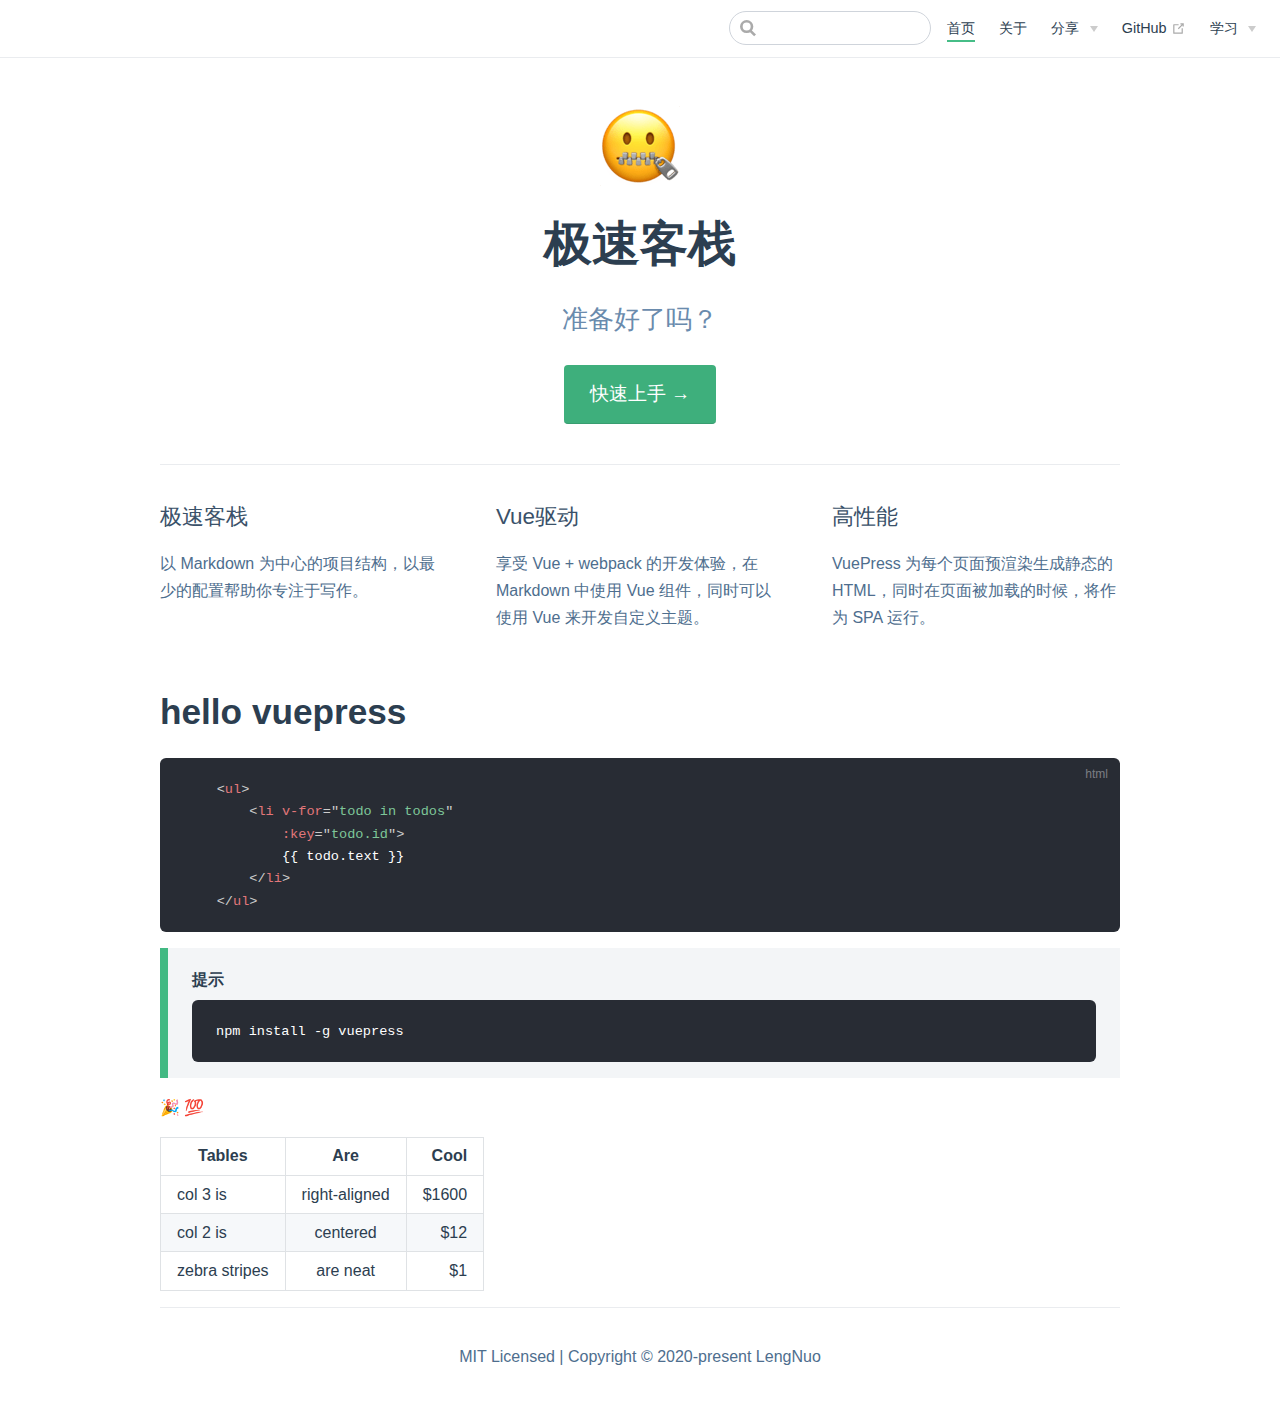
<file: index.html>
<!DOCTYPE html>
<html lang="en-US">
  <head>
    <meta charset="utf-8">
    <meta name="viewport" content="width=device-width,initial-scale=1">
    <title>VuePress</title>
    <meta name="generator" content="VuePress 1.5.4">
    <link rel="icon" href="/title.ico">
    <meta name="description" content="">
    <link rel="preload" href="/assets/css/0.styles.a5e88227.css" as="style"><link rel="preload" href="/assets/js/app.8ffecde8.js" as="script"><link rel="preload" href="/assets/js/2.f2b6a64f.js" as="script"><link rel="preload" href="/assets/js/5.1ecd0d80.js" as="script"><link rel="prefetch" href="/assets/js/10.9aabbe2e.js"><link rel="prefetch" href="/assets/js/11.86a552c9.js"><link rel="prefetch" href="/assets/js/12.c34fd0d4.js"><link rel="prefetch" href="/assets/js/13.4b19d4c4.js"><link rel="prefetch" href="/assets/js/14.e130d6ac.js"><link rel="prefetch" href="/assets/js/15.749f3e13.js"><link rel="prefetch" href="/assets/js/16.0f55b484.js"><link rel="prefetch" href="/assets/js/3.e3105e3c.js"><link rel="prefetch" href="/assets/js/4.e317784c.js"><link rel="prefetch" href="/assets/js/6.20c8d323.js"><link rel="prefetch" href="/assets/js/7.3654c84e.js"><link rel="prefetch" href="/assets/js/8.16ff0242.js"><link rel="prefetch" href="/assets/js/9.c623137c.js">
    <link rel="stylesheet" href="/assets/css/0.styles.a5e88227.css">
  </head>
  <body>
    <div id="app" data-server-rendered="true"><div class="theme-container no-sidebar"><header class="navbar"><div class="sidebar-button"><svg xmlns="http://www.w3.org/2000/svg" aria-hidden="true" role="img" viewBox="0 0 448 512" class="icon"><path fill="currentColor" d="M436 124H12c-6.627 0-12-5.373-12-12V80c0-6.627 5.373-12 12-12h424c6.627 0 12 5.373 12 12v32c0 6.627-5.373 12-12 12zm0 160H12c-6.627 0-12-5.373-12-12v-32c0-6.627 5.373-12 12-12h424c6.627 0 12 5.373 12 12v32c0 6.627-5.373 12-12 12zm0 160H12c-6.627 0-12-5.373-12-12v-32c0-6.627 5.373-12 12-12h424c6.627 0 12 5.373 12 12v32c0 6.627-5.373 12-12 12z"></path></svg></div> <a href="/" aria-current="page" class="home-link router-link-exact-active router-link-active"></a> <div class="links"><div class="search-box"><input aria-label="Search" autocomplete="off" spellcheck="false" value=""> <!----></div> <nav class="nav-links can-hide"><div class="nav-item"><a href="/" aria-current="page" class="nav-link router-link-exact-active router-link-active">
  首页
</a></div><div class="nav-item"><a href="/about.html" class="nav-link">
  关于
</a></div><div class="nav-item"><div class="dropdown-wrapper"><button type="button" aria-label="分享" class="dropdown-title"><span class="title">分享</span> <span class="arrow down"></span></button> <button type="button" aria-label="分享" class="mobile-dropdown-title"><span class="title">分享</span> <span class="arrow right"></span></button> <ul class="nav-dropdown" style="display:none;"><li class="dropdown-item"><!----> <a href="/tip/" class="nav-link">
  技术
</a></li><li class="dropdown-item"><!----> <a href="/enjoy/" class="nav-link">
  每日分享
</a></li></ul></div></div><div class="nav-item"><a href="https://github.com/lengnuo/" target="_blank" rel="noopener noreferrer" class="nav-link external">
  GitHub
  <svg xmlns="http://www.w3.org/2000/svg" aria-hidden="true" x="0px" y="0px" viewBox="0 0 100 100" width="15" height="15" class="icon outbound"><path fill="currentColor" d="M18.8,85.1h56l0,0c2.2,0,4-1.8,4-4v-32h-8v28h-48v-48h28v-8h-32l0,0c-2.2,0-4,1.8-4,4v56C14.8,83.3,16.6,85.1,18.8,85.1z"></path> <polygon fill="currentColor" points="45.7,48.7 51.3,54.3 77.2,28.5 77.2,37.2 85.2,37.2 85.2,14.9 62.8,14.9 62.8,22.9 71.5,22.9"></polygon></svg></a></div><div class="nav-item"><div class="dropdown-wrapper"><button type="button" aria-label="学习" class="dropdown-title"><span class="title">学习</span> <span class="arrow down"></span></button> <button type="button" aria-label="学习" class="mobile-dropdown-title"><span class="title">学习</span> <span class="arrow right"></span></button> <ul class="nav-dropdown" style="display:none;"><li class="dropdown-item"><h4>
          前端
        </h4> <ul class="dropdown-subitem-wrapper"><li class="dropdown-subitem"><a href="/js/" class="nav-link">
  js
</a></li><li class="dropdown-subitem"><a href="/css/" class="nav-link">
  css
</a></li></ul></li><li class="dropdown-item"><h4>
          后端
        </h4> <ul class="dropdown-subitem-wrapper"><li class="dropdown-subitem"><a href="/php/" class="nav-link">
  php
</a></li><li class="dropdown-subitem"><a href="/java/" class="nav-link">
  java
</a></li></ul></li></ul></div></div> <!----></nav></div></header> <div class="sidebar-mask"></div> <aside class="sidebar"><nav class="nav-links"><div class="nav-item"><a href="/" aria-current="page" class="nav-link router-link-exact-active router-link-active">
  首页
</a></div><div class="nav-item"><a href="/about.html" class="nav-link">
  关于
</a></div><div class="nav-item"><div class="dropdown-wrapper"><button type="button" aria-label="分享" class="dropdown-title"><span class="title">分享</span> <span class="arrow down"></span></button> <button type="button" aria-label="分享" class="mobile-dropdown-title"><span class="title">分享</span> <span class="arrow right"></span></button> <ul class="nav-dropdown" style="display:none;"><li class="dropdown-item"><!----> <a href="/tip/" class="nav-link">
  技术
</a></li><li class="dropdown-item"><!----> <a href="/enjoy/" class="nav-link">
  每日分享
</a></li></ul></div></div><div class="nav-item"><a href="https://github.com/lengnuo/" target="_blank" rel="noopener noreferrer" class="nav-link external">
  GitHub
  <svg xmlns="http://www.w3.org/2000/svg" aria-hidden="true" x="0px" y="0px" viewBox="0 0 100 100" width="15" height="15" class="icon outbound"><path fill="currentColor" d="M18.8,85.1h56l0,0c2.2,0,4-1.8,4-4v-32h-8v28h-48v-48h28v-8h-32l0,0c-2.2,0-4,1.8-4,4v56C14.8,83.3,16.6,85.1,18.8,85.1z"></path> <polygon fill="currentColor" points="45.7,48.7 51.3,54.3 77.2,28.5 77.2,37.2 85.2,37.2 85.2,14.9 62.8,14.9 62.8,22.9 71.5,22.9"></polygon></svg></a></div><div class="nav-item"><div class="dropdown-wrapper"><button type="button" aria-label="学习" class="dropdown-title"><span class="title">学习</span> <span class="arrow down"></span></button> <button type="button" aria-label="学习" class="mobile-dropdown-title"><span class="title">学习</span> <span class="arrow right"></span></button> <ul class="nav-dropdown" style="display:none;"><li class="dropdown-item"><h4>
          前端
        </h4> <ul class="dropdown-subitem-wrapper"><li class="dropdown-subitem"><a href="/js/" class="nav-link">
  js
</a></li><li class="dropdown-subitem"><a href="/css/" class="nav-link">
  css
</a></li></ul></li><li class="dropdown-item"><h4>
          后端
        </h4> <ul class="dropdown-subitem-wrapper"><li class="dropdown-subitem"><a href="/php/" class="nav-link">
  php
</a></li><li class="dropdown-subitem"><a href="/java/" class="nav-link">
  java
</a></li></ul></li></ul></div></div> <!----></nav>  <!----> </aside> <main aria-labelledby="main-title" class="home"><header class="hero"><img src="/icon.png" alt="hero"> <h1 id="main-title">
      极速客栈
    </h1> <p class="description">
      准备好了吗？
    </p> <p class="action"><a href="/nav/" class="nav-link action-button">
  快速上手 →
</a></p></header> <div class="features"><div class="feature"><h2>极速客栈</h2> <p>以 Markdown 为中心的项目结构，以最少的配置帮助你专注于写作。</p></div><div class="feature"><h2>Vue驱动</h2> <p>享受 Vue + webpack 的开发体验，在 Markdown 中使用 Vue 组件，同时可以使用 Vue 来开发自定义主题。</p></div><div class="feature"><h2>高性能</h2> <p>VuePress 为每个页面预渲染生成静态的 HTML，同时在页面被加载的时候，将作为 SPA 运行。</p></div></div> <div class="theme-default-content custom content__default"><h1 id="hello-vuepress"><a href="#hello-vuepress" class="header-anchor">#</a> hello vuepress</h1> <div class="language-html extra-class"><pre class="language-html"><code>    <span class="token tag"><span class="token tag"><span class="token punctuation">&lt;</span>ul</span><span class="token punctuation">&gt;</span></span>
        <span class="token tag"><span class="token tag"><span class="token punctuation">&lt;</span>li</span> <span class="token attr-name">v-for</span><span class="token attr-value"><span class="token punctuation attr-equals">=</span><span class="token punctuation">&quot;</span>todo in todos<span class="token punctuation">&quot;</span></span>
            <span class="token attr-name">:key</span><span class="token attr-value"><span class="token punctuation attr-equals">=</span><span class="token punctuation">&quot;</span>todo.id<span class="token punctuation">&quot;</span></span><span class="token punctuation">&gt;</span></span>
            {{ todo.text }}
        <span class="token tag"><span class="token tag"><span class="token punctuation">&lt;/</span>li</span><span class="token punctuation">&gt;</span></span>
    <span class="token tag"><span class="token tag"><span class="token punctuation">&lt;/</span>ul</span><span class="token punctuation">&gt;</span></span>
</code></pre></div><div class="custom-block tip"><p class="custom-block-title">提示</p> <div class="language- extra-class"><pre><code>npm install -g vuepress
</code></pre></div></div> <p>🎉 💯</p> <table><thead><tr><th>Tables</th> <th style="text-align:center;">Are</th> <th style="text-align:right;">Cool</th></tr></thead> <tbody><tr><td>col 3 is</td> <td style="text-align:center;">right-aligned</td> <td style="text-align:right;">$1600</td></tr> <tr><td>col 2 is</td> <td style="text-align:center;">centered</td> <td style="text-align:right;">$12</td></tr> <tr><td>zebra stripes</td> <td style="text-align:center;">are neat</td> <td style="text-align:right;">$1</td></tr></tbody></table></div> <div class="footer">
    MIT Licensed | Copyright © 2020-present LengNuo
  </div></main></div><div class="global-ui"></div></div>
    <script src="/assets/js/app.8ffecde8.js" defer></script><script src="/assets/js/2.f2b6a64f.js" defer></script><script src="/assets/js/5.1ecd0d80.js" defer></script>
  </body>
</html>
</file>
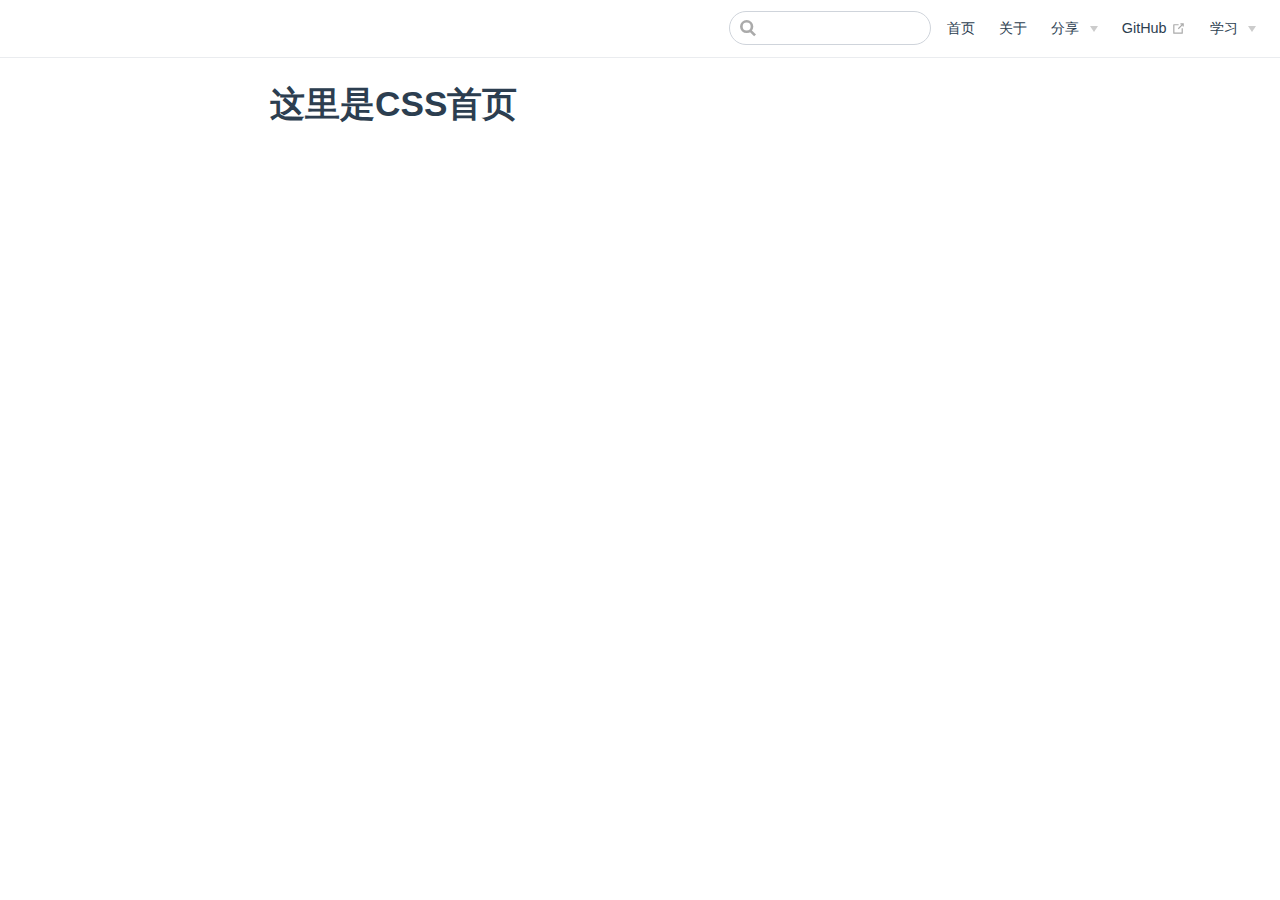
<file: css/index.html>
<!DOCTYPE html>
<html lang="en-US">
  <head>
    <meta charset="utf-8">
    <meta name="viewport" content="width=device-width,initial-scale=1">
    <title>这里是CSS首页</title>
    <meta name="generator" content="VuePress 1.5.4">
    <link rel="icon" href="/title.ico">
    <meta name="description" content="">
    <link rel="preload" href="/assets/css/0.styles.a5e88227.css" as="style"><link rel="preload" href="/assets/js/app.8ffecde8.js" as="script"><link rel="preload" href="/assets/js/2.f2b6a64f.js" as="script"><link rel="preload" href="/assets/js/7.3654c84e.js" as="script"><link rel="prefetch" href="/assets/js/10.9aabbe2e.js"><link rel="prefetch" href="/assets/js/11.86a552c9.js"><link rel="prefetch" href="/assets/js/12.c34fd0d4.js"><link rel="prefetch" href="/assets/js/13.4b19d4c4.js"><link rel="prefetch" href="/assets/js/14.e130d6ac.js"><link rel="prefetch" href="/assets/js/15.749f3e13.js"><link rel="prefetch" href="/assets/js/16.0f55b484.js"><link rel="prefetch" href="/assets/js/3.e3105e3c.js"><link rel="prefetch" href="/assets/js/4.e317784c.js"><link rel="prefetch" href="/assets/js/5.1ecd0d80.js"><link rel="prefetch" href="/assets/js/6.20c8d323.js"><link rel="prefetch" href="/assets/js/8.16ff0242.js"><link rel="prefetch" href="/assets/js/9.c623137c.js">
    <link rel="stylesheet" href="/assets/css/0.styles.a5e88227.css">
  </head>
  <body>
    <div id="app" data-server-rendered="true"><div class="theme-container no-sidebar"><header class="navbar"><div class="sidebar-button"><svg xmlns="http://www.w3.org/2000/svg" aria-hidden="true" role="img" viewBox="0 0 448 512" class="icon"><path fill="currentColor" d="M436 124H12c-6.627 0-12-5.373-12-12V80c0-6.627 5.373-12 12-12h424c6.627 0 12 5.373 12 12v32c0 6.627-5.373 12-12 12zm0 160H12c-6.627 0-12-5.373-12-12v-32c0-6.627 5.373-12 12-12h424c6.627 0 12 5.373 12 12v32c0 6.627-5.373 12-12 12zm0 160H12c-6.627 0-12-5.373-12-12v-32c0-6.627 5.373-12 12-12h424c6.627 0 12 5.373 12 12v32c0 6.627-5.373 12-12 12z"></path></svg></div> <a href="/" class="home-link router-link-active"></a> <div class="links"><div class="search-box"><input aria-label="Search" autocomplete="off" spellcheck="false" value=""> <!----></div> <nav class="nav-links can-hide"><div class="nav-item"><a href="/" class="nav-link">
  首页
</a></div><div class="nav-item"><a href="/about.html" class="nav-link">
  关于
</a></div><div class="nav-item"><div class="dropdown-wrapper"><button type="button" aria-label="分享" class="dropdown-title"><span class="title">分享</span> <span class="arrow down"></span></button> <button type="button" aria-label="分享" class="mobile-dropdown-title"><span class="title">分享</span> <span class="arrow right"></span></button> <ul class="nav-dropdown" style="display:none;"><li class="dropdown-item"><!----> <a href="/tip/" class="nav-link">
  技术
</a></li><li class="dropdown-item"><!----> <a href="/enjoy/" class="nav-link">
  每日分享
</a></li></ul></div></div><div class="nav-item"><a href="https://github.com/lengnuo/" target="_blank" rel="noopener noreferrer" class="nav-link external">
  GitHub
  <svg xmlns="http://www.w3.org/2000/svg" aria-hidden="true" x="0px" y="0px" viewBox="0 0 100 100" width="15" height="15" class="icon outbound"><path fill="currentColor" d="M18.8,85.1h56l0,0c2.2,0,4-1.8,4-4v-32h-8v28h-48v-48h28v-8h-32l0,0c-2.2,0-4,1.8-4,4v56C14.8,83.3,16.6,85.1,18.8,85.1z"></path> <polygon fill="currentColor" points="45.7,48.7 51.3,54.3 77.2,28.5 77.2,37.2 85.2,37.2 85.2,14.9 62.8,14.9 62.8,22.9 71.5,22.9"></polygon></svg></a></div><div class="nav-item"><div class="dropdown-wrapper"><button type="button" aria-label="学习" class="dropdown-title"><span class="title">学习</span> <span class="arrow down"></span></button> <button type="button" aria-label="学习" class="mobile-dropdown-title"><span class="title">学习</span> <span class="arrow right"></span></button> <ul class="nav-dropdown" style="display:none;"><li class="dropdown-item"><h4>
          前端
        </h4> <ul class="dropdown-subitem-wrapper"><li class="dropdown-subitem"><a href="/js/" class="nav-link">
  js
</a></li><li class="dropdown-subitem"><a href="/css/" aria-current="page" class="nav-link router-link-exact-active router-link-active">
  css
</a></li></ul></li><li class="dropdown-item"><h4>
          后端
        </h4> <ul class="dropdown-subitem-wrapper"><li class="dropdown-subitem"><a href="/php/" class="nav-link">
  php
</a></li><li class="dropdown-subitem"><a href="/java/" class="nav-link">
  java
</a></li></ul></li></ul></div></div> <!----></nav></div></header> <div class="sidebar-mask"></div> <aside class="sidebar"><nav class="nav-links"><div class="nav-item"><a href="/" class="nav-link">
  首页
</a></div><div class="nav-item"><a href="/about.html" class="nav-link">
  关于
</a></div><div class="nav-item"><div class="dropdown-wrapper"><button type="button" aria-label="分享" class="dropdown-title"><span class="title">分享</span> <span class="arrow down"></span></button> <button type="button" aria-label="分享" class="mobile-dropdown-title"><span class="title">分享</span> <span class="arrow right"></span></button> <ul class="nav-dropdown" style="display:none;"><li class="dropdown-item"><!----> <a href="/tip/" class="nav-link">
  技术
</a></li><li class="dropdown-item"><!----> <a href="/enjoy/" class="nav-link">
  每日分享
</a></li></ul></div></div><div class="nav-item"><a href="https://github.com/lengnuo/" target="_blank" rel="noopener noreferrer" class="nav-link external">
  GitHub
  <svg xmlns="http://www.w3.org/2000/svg" aria-hidden="true" x="0px" y="0px" viewBox="0 0 100 100" width="15" height="15" class="icon outbound"><path fill="currentColor" d="M18.8,85.1h56l0,0c2.2,0,4-1.8,4-4v-32h-8v28h-48v-48h28v-8h-32l0,0c-2.2,0-4,1.8-4,4v56C14.8,83.3,16.6,85.1,18.8,85.1z"></path> <polygon fill="currentColor" points="45.7,48.7 51.3,54.3 77.2,28.5 77.2,37.2 85.2,37.2 85.2,14.9 62.8,14.9 62.8,22.9 71.5,22.9"></polygon></svg></a></div><div class="nav-item"><div class="dropdown-wrapper"><button type="button" aria-label="学习" class="dropdown-title"><span class="title">学习</span> <span class="arrow down"></span></button> <button type="button" aria-label="学习" class="mobile-dropdown-title"><span class="title">学习</span> <span class="arrow right"></span></button> <ul class="nav-dropdown" style="display:none;"><li class="dropdown-item"><h4>
          前端
        </h4> <ul class="dropdown-subitem-wrapper"><li class="dropdown-subitem"><a href="/js/" class="nav-link">
  js
</a></li><li class="dropdown-subitem"><a href="/css/" aria-current="page" class="nav-link router-link-exact-active router-link-active">
  css
</a></li></ul></li><li class="dropdown-item"><h4>
          后端
        </h4> <ul class="dropdown-subitem-wrapper"><li class="dropdown-subitem"><a href="/php/" class="nav-link">
  php
</a></li><li class="dropdown-subitem"><a href="/java/" class="nav-link">
  java
</a></li></ul></li></ul></div></div> <!----></nav>  <!----> </aside> <main class="page"> <div class="theme-default-content content__default"><h1 id="这里是css首页"><a href="#这里是css首页" class="header-anchor">#</a> 这里是CSS首页</h1></div> <footer class="page-edit"><!----> <!----></footer> <!----> </main></div><div class="global-ui"></div></div>
    <script src="/assets/js/app.8ffecde8.js" defer></script><script src="/assets/js/2.f2b6a64f.js" defer></script><script src="/assets/js/7.3654c84e.js" defer></script>
  </body>
</html>
</file>
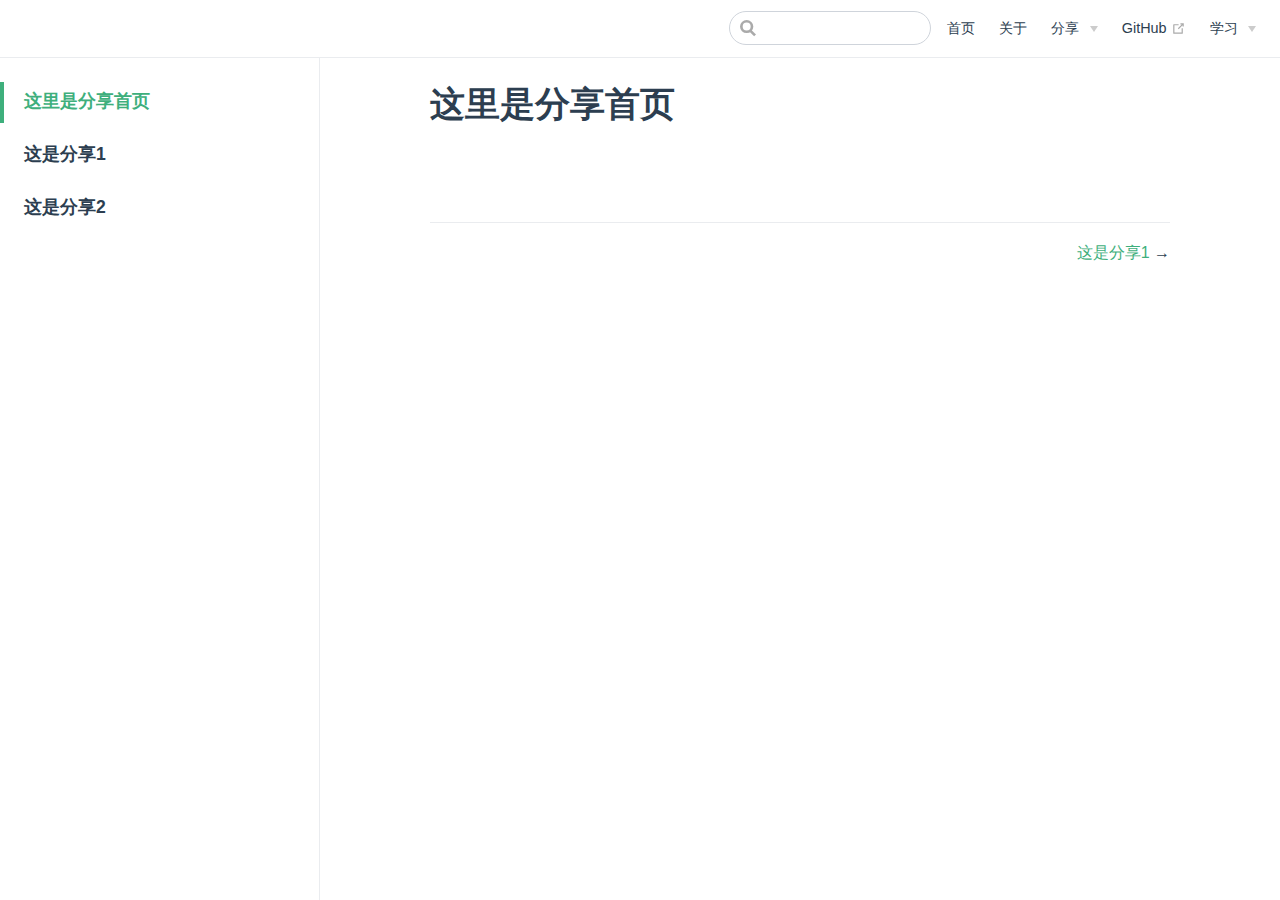
<file: enjoy/index.html>
<!DOCTYPE html>
<html lang="en-US">
  <head>
    <meta charset="utf-8">
    <meta name="viewport" content="width=device-width,initial-scale=1">
    <title>这里是分享首页</title>
    <meta name="generator" content="VuePress 1.5.4">
    <link rel="icon" href="/title.ico">
    <meta name="description" content="">
    <link rel="preload" href="/assets/css/0.styles.a5e88227.css" as="style"><link rel="preload" href="/assets/js/app.8ffecde8.js" as="script"><link rel="preload" href="/assets/js/2.f2b6a64f.js" as="script"><link rel="preload" href="/assets/js/8.16ff0242.js" as="script"><link rel="prefetch" href="/assets/js/10.9aabbe2e.js"><link rel="prefetch" href="/assets/js/11.86a552c9.js"><link rel="prefetch" href="/assets/js/12.c34fd0d4.js"><link rel="prefetch" href="/assets/js/13.4b19d4c4.js"><link rel="prefetch" href="/assets/js/14.e130d6ac.js"><link rel="prefetch" href="/assets/js/15.749f3e13.js"><link rel="prefetch" href="/assets/js/16.0f55b484.js"><link rel="prefetch" href="/assets/js/3.e3105e3c.js"><link rel="prefetch" href="/assets/js/4.e317784c.js"><link rel="prefetch" href="/assets/js/5.1ecd0d80.js"><link rel="prefetch" href="/assets/js/6.20c8d323.js"><link rel="prefetch" href="/assets/js/7.3654c84e.js"><link rel="prefetch" href="/assets/js/9.c623137c.js">
    <link rel="stylesheet" href="/assets/css/0.styles.a5e88227.css">
  </head>
  <body>
    <div id="app" data-server-rendered="true"><div class="theme-container"><header class="navbar"><div class="sidebar-button"><svg xmlns="http://www.w3.org/2000/svg" aria-hidden="true" role="img" viewBox="0 0 448 512" class="icon"><path fill="currentColor" d="M436 124H12c-6.627 0-12-5.373-12-12V80c0-6.627 5.373-12 12-12h424c6.627 0 12 5.373 12 12v32c0 6.627-5.373 12-12 12zm0 160H12c-6.627 0-12-5.373-12-12v-32c0-6.627 5.373-12 12-12h424c6.627 0 12 5.373 12 12v32c0 6.627-5.373 12-12 12zm0 160H12c-6.627 0-12-5.373-12-12v-32c0-6.627 5.373-12 12-12h424c6.627 0 12 5.373 12 12v32c0 6.627-5.373 12-12 12z"></path></svg></div> <a href="/" class="home-link router-link-active"></a> <div class="links"><div class="search-box"><input aria-label="Search" autocomplete="off" spellcheck="false" value=""> <!----></div> <nav class="nav-links can-hide"><div class="nav-item"><a href="/" class="nav-link">
  首页
</a></div><div class="nav-item"><a href="/about.html" class="nav-link">
  关于
</a></div><div class="nav-item"><div class="dropdown-wrapper"><button type="button" aria-label="分享" class="dropdown-title"><span class="title">分享</span> <span class="arrow down"></span></button> <button type="button" aria-label="分享" class="mobile-dropdown-title"><span class="title">分享</span> <span class="arrow right"></span></button> <ul class="nav-dropdown" style="display:none;"><li class="dropdown-item"><!----> <a href="/tip/" class="nav-link">
  技术
</a></li><li class="dropdown-item"><!----> <a href="/enjoy/" aria-current="page" class="nav-link router-link-exact-active router-link-active">
  每日分享
</a></li></ul></div></div><div class="nav-item"><a href="https://github.com/lengnuo/" target="_blank" rel="noopener noreferrer" class="nav-link external">
  GitHub
  <svg xmlns="http://www.w3.org/2000/svg" aria-hidden="true" x="0px" y="0px" viewBox="0 0 100 100" width="15" height="15" class="icon outbound"><path fill="currentColor" d="M18.8,85.1h56l0,0c2.2,0,4-1.8,4-4v-32h-8v28h-48v-48h28v-8h-32l0,0c-2.2,0-4,1.8-4,4v56C14.8,83.3,16.6,85.1,18.8,85.1z"></path> <polygon fill="currentColor" points="45.7,48.7 51.3,54.3 77.2,28.5 77.2,37.2 85.2,37.2 85.2,14.9 62.8,14.9 62.8,22.9 71.5,22.9"></polygon></svg></a></div><div class="nav-item"><div class="dropdown-wrapper"><button type="button" aria-label="学习" class="dropdown-title"><span class="title">学习</span> <span class="arrow down"></span></button> <button type="button" aria-label="学习" class="mobile-dropdown-title"><span class="title">学习</span> <span class="arrow right"></span></button> <ul class="nav-dropdown" style="display:none;"><li class="dropdown-item"><h4>
          前端
        </h4> <ul class="dropdown-subitem-wrapper"><li class="dropdown-subitem"><a href="/js/" class="nav-link">
  js
</a></li><li class="dropdown-subitem"><a href="/css/" class="nav-link">
  css
</a></li></ul></li><li class="dropdown-item"><h4>
          后端
        </h4> <ul class="dropdown-subitem-wrapper"><li class="dropdown-subitem"><a href="/php/" class="nav-link">
  php
</a></li><li class="dropdown-subitem"><a href="/java/" class="nav-link">
  java
</a></li></ul></li></ul></div></div> <!----></nav></div></header> <div class="sidebar-mask"></div> <aside class="sidebar"><nav class="nav-links"><div class="nav-item"><a href="/" class="nav-link">
  首页
</a></div><div class="nav-item"><a href="/about.html" class="nav-link">
  关于
</a></div><div class="nav-item"><div class="dropdown-wrapper"><button type="button" aria-label="分享" class="dropdown-title"><span class="title">分享</span> <span class="arrow down"></span></button> <button type="button" aria-label="分享" class="mobile-dropdown-title"><span class="title">分享</span> <span class="arrow right"></span></button> <ul class="nav-dropdown" style="display:none;"><li class="dropdown-item"><!----> <a href="/tip/" class="nav-link">
  技术
</a></li><li class="dropdown-item"><!----> <a href="/enjoy/" aria-current="page" class="nav-link router-link-exact-active router-link-active">
  每日分享
</a></li></ul></div></div><div class="nav-item"><a href="https://github.com/lengnuo/" target="_blank" rel="noopener noreferrer" class="nav-link external">
  GitHub
  <svg xmlns="http://www.w3.org/2000/svg" aria-hidden="true" x="0px" y="0px" viewBox="0 0 100 100" width="15" height="15" class="icon outbound"><path fill="currentColor" d="M18.8,85.1h56l0,0c2.2,0,4-1.8,4-4v-32h-8v28h-48v-48h28v-8h-32l0,0c-2.2,0-4,1.8-4,4v56C14.8,83.3,16.6,85.1,18.8,85.1z"></path> <polygon fill="currentColor" points="45.7,48.7 51.3,54.3 77.2,28.5 77.2,37.2 85.2,37.2 85.2,14.9 62.8,14.9 62.8,22.9 71.5,22.9"></polygon></svg></a></div><div class="nav-item"><div class="dropdown-wrapper"><button type="button" aria-label="学习" class="dropdown-title"><span class="title">学习</span> <span class="arrow down"></span></button> <button type="button" aria-label="学习" class="mobile-dropdown-title"><span class="title">学习</span> <span class="arrow right"></span></button> <ul class="nav-dropdown" style="display:none;"><li class="dropdown-item"><h4>
          前端
        </h4> <ul class="dropdown-subitem-wrapper"><li class="dropdown-subitem"><a href="/js/" class="nav-link">
  js
</a></li><li class="dropdown-subitem"><a href="/css/" class="nav-link">
  css
</a></li></ul></li><li class="dropdown-item"><h4>
          后端
        </h4> <ul class="dropdown-subitem-wrapper"><li class="dropdown-subitem"><a href="/php/" class="nav-link">
  php
</a></li><li class="dropdown-subitem"><a href="/java/" class="nav-link">
  java
</a></li></ul></li></ul></div></div> <!----></nav>  <ul class="sidebar-links"><li><a href="/enjoy/" aria-current="page" class="active sidebar-link">这里是分享首页</a></li><li><a href="/enjoy/enjoy1.html" class="sidebar-link">这是分享1</a></li><li><a href="/enjoy/enjoy2.html" class="sidebar-link">这是分享2</a></li></ul> </aside> <main class="page"> <div class="theme-default-content content__default"><h1 id="这里是分享首页"><a href="#这里是分享首页" class="header-anchor">#</a> 这里是分享首页</h1></div> <footer class="page-edit"><!----> <!----></footer> <div class="page-nav"><p class="inner"><!----> <span class="next"><a href="/enjoy/enjoy1.html">
        这是分享1
      </a>
      →
    </span></p></div> </main></div><div class="global-ui"></div></div>
    <script src="/assets/js/app.8ffecde8.js" defer></script><script src="/assets/js/2.f2b6a64f.js" defer></script><script src="/assets/js/8.16ff0242.js" defer></script>
  </body>
</html>
</file>
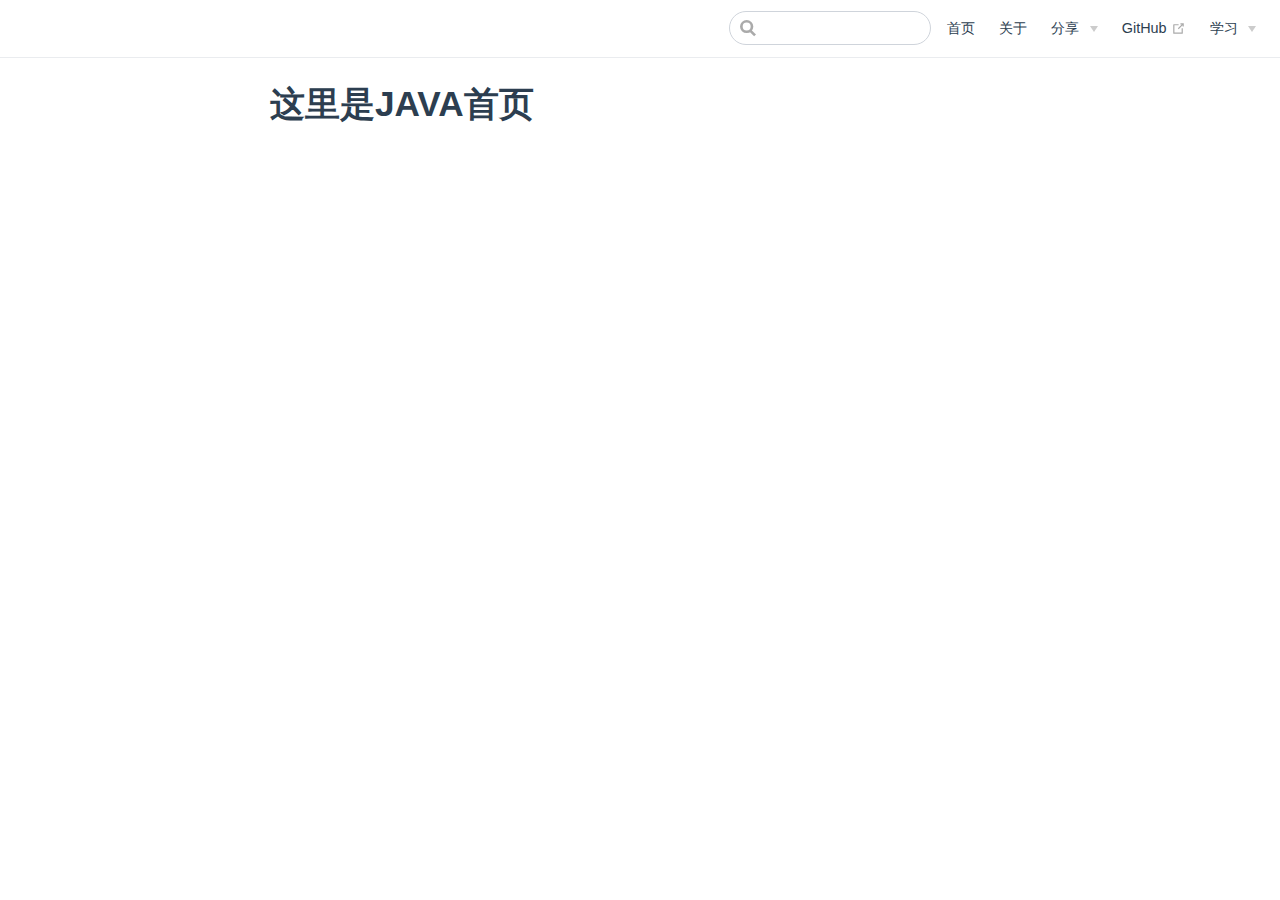
<file: java/index.html>
<!DOCTYPE html>
<html lang="en-US">
  <head>
    <meta charset="utf-8">
    <meta name="viewport" content="width=device-width,initial-scale=1">
    <title>这里是JAVA首页</title>
    <meta name="generator" content="VuePress 1.5.4">
    <link rel="icon" href="/title.ico">
    <meta name="description" content="">
    <link rel="preload" href="/assets/css/0.styles.a5e88227.css" as="style"><link rel="preload" href="/assets/js/app.8ffecde8.js" as="script"><link rel="preload" href="/assets/js/2.f2b6a64f.js" as="script"><link rel="preload" href="/assets/js/11.86a552c9.js" as="script"><link rel="prefetch" href="/assets/js/10.9aabbe2e.js"><link rel="prefetch" href="/assets/js/12.c34fd0d4.js"><link rel="prefetch" href="/assets/js/13.4b19d4c4.js"><link rel="prefetch" href="/assets/js/14.e130d6ac.js"><link rel="prefetch" href="/assets/js/15.749f3e13.js"><link rel="prefetch" href="/assets/js/16.0f55b484.js"><link rel="prefetch" href="/assets/js/3.e3105e3c.js"><link rel="prefetch" href="/assets/js/4.e317784c.js"><link rel="prefetch" href="/assets/js/5.1ecd0d80.js"><link rel="prefetch" href="/assets/js/6.20c8d323.js"><link rel="prefetch" href="/assets/js/7.3654c84e.js"><link rel="prefetch" href="/assets/js/8.16ff0242.js"><link rel="prefetch" href="/assets/js/9.c623137c.js">
    <link rel="stylesheet" href="/assets/css/0.styles.a5e88227.css">
  </head>
  <body>
    <div id="app" data-server-rendered="true"><div class="theme-container no-sidebar"><header class="navbar"><div class="sidebar-button"><svg xmlns="http://www.w3.org/2000/svg" aria-hidden="true" role="img" viewBox="0 0 448 512" class="icon"><path fill="currentColor" d="M436 124H12c-6.627 0-12-5.373-12-12V80c0-6.627 5.373-12 12-12h424c6.627 0 12 5.373 12 12v32c0 6.627-5.373 12-12 12zm0 160H12c-6.627 0-12-5.373-12-12v-32c0-6.627 5.373-12 12-12h424c6.627 0 12 5.373 12 12v32c0 6.627-5.373 12-12 12zm0 160H12c-6.627 0-12-5.373-12-12v-32c0-6.627 5.373-12 12-12h424c6.627 0 12 5.373 12 12v32c0 6.627-5.373 12-12 12z"></path></svg></div> <a href="/" class="home-link router-link-active"></a> <div class="links"><div class="search-box"><input aria-label="Search" autocomplete="off" spellcheck="false" value=""> <!----></div> <nav class="nav-links can-hide"><div class="nav-item"><a href="/" class="nav-link">
  首页
</a></div><div class="nav-item"><a href="/about.html" class="nav-link">
  关于
</a></div><div class="nav-item"><div class="dropdown-wrapper"><button type="button" aria-label="分享" class="dropdown-title"><span class="title">分享</span> <span class="arrow down"></span></button> <button type="button" aria-label="分享" class="mobile-dropdown-title"><span class="title">分享</span> <span class="arrow right"></span></button> <ul class="nav-dropdown" style="display:none;"><li class="dropdown-item"><!----> <a href="/tip/" class="nav-link">
  技术
</a></li><li class="dropdown-item"><!----> <a href="/enjoy/" class="nav-link">
  每日分享
</a></li></ul></div></div><div class="nav-item"><a href="https://github.com/lengnuo/" target="_blank" rel="noopener noreferrer" class="nav-link external">
  GitHub
  <svg xmlns="http://www.w3.org/2000/svg" aria-hidden="true" x="0px" y="0px" viewBox="0 0 100 100" width="15" height="15" class="icon outbound"><path fill="currentColor" d="M18.8,85.1h56l0,0c2.2,0,4-1.8,4-4v-32h-8v28h-48v-48h28v-8h-32l0,0c-2.2,0-4,1.8-4,4v56C14.8,83.3,16.6,85.1,18.8,85.1z"></path> <polygon fill="currentColor" points="45.7,48.7 51.3,54.3 77.2,28.5 77.2,37.2 85.2,37.2 85.2,14.9 62.8,14.9 62.8,22.9 71.5,22.9"></polygon></svg></a></div><div class="nav-item"><div class="dropdown-wrapper"><button type="button" aria-label="学习" class="dropdown-title"><span class="title">学习</span> <span class="arrow down"></span></button> <button type="button" aria-label="学习" class="mobile-dropdown-title"><span class="title">学习</span> <span class="arrow right"></span></button> <ul class="nav-dropdown" style="display:none;"><li class="dropdown-item"><h4>
          前端
        </h4> <ul class="dropdown-subitem-wrapper"><li class="dropdown-subitem"><a href="/js/" class="nav-link">
  js
</a></li><li class="dropdown-subitem"><a href="/css/" class="nav-link">
  css
</a></li></ul></li><li class="dropdown-item"><h4>
          后端
        </h4> <ul class="dropdown-subitem-wrapper"><li class="dropdown-subitem"><a href="/php/" class="nav-link">
  php
</a></li><li class="dropdown-subitem"><a href="/java/" aria-current="page" class="nav-link router-link-exact-active router-link-active">
  java
</a></li></ul></li></ul></div></div> <!----></nav></div></header> <div class="sidebar-mask"></div> <aside class="sidebar"><nav class="nav-links"><div class="nav-item"><a href="/" class="nav-link">
  首页
</a></div><div class="nav-item"><a href="/about.html" class="nav-link">
  关于
</a></div><div class="nav-item"><div class="dropdown-wrapper"><button type="button" aria-label="分享" class="dropdown-title"><span class="title">分享</span> <span class="arrow down"></span></button> <button type="button" aria-label="分享" class="mobile-dropdown-title"><span class="title">分享</span> <span class="arrow right"></span></button> <ul class="nav-dropdown" style="display:none;"><li class="dropdown-item"><!----> <a href="/tip/" class="nav-link">
  技术
</a></li><li class="dropdown-item"><!----> <a href="/enjoy/" class="nav-link">
  每日分享
</a></li></ul></div></div><div class="nav-item"><a href="https://github.com/lengnuo/" target="_blank" rel="noopener noreferrer" class="nav-link external">
  GitHub
  <svg xmlns="http://www.w3.org/2000/svg" aria-hidden="true" x="0px" y="0px" viewBox="0 0 100 100" width="15" height="15" class="icon outbound"><path fill="currentColor" d="M18.8,85.1h56l0,0c2.2,0,4-1.8,4-4v-32h-8v28h-48v-48h28v-8h-32l0,0c-2.2,0-4,1.8-4,4v56C14.8,83.3,16.6,85.1,18.8,85.1z"></path> <polygon fill="currentColor" points="45.7,48.7 51.3,54.3 77.2,28.5 77.2,37.2 85.2,37.2 85.2,14.9 62.8,14.9 62.8,22.9 71.5,22.9"></polygon></svg></a></div><div class="nav-item"><div class="dropdown-wrapper"><button type="button" aria-label="学习" class="dropdown-title"><span class="title">学习</span> <span class="arrow down"></span></button> <button type="button" aria-label="学习" class="mobile-dropdown-title"><span class="title">学习</span> <span class="arrow right"></span></button> <ul class="nav-dropdown" style="display:none;"><li class="dropdown-item"><h4>
          前端
        </h4> <ul class="dropdown-subitem-wrapper"><li class="dropdown-subitem"><a href="/js/" class="nav-link">
  js
</a></li><li class="dropdown-subitem"><a href="/css/" class="nav-link">
  css
</a></li></ul></li><li class="dropdown-item"><h4>
          后端
        </h4> <ul class="dropdown-subitem-wrapper"><li class="dropdown-subitem"><a href="/php/" class="nav-link">
  php
</a></li><li class="dropdown-subitem"><a href="/java/" aria-current="page" class="nav-link router-link-exact-active router-link-active">
  java
</a></li></ul></li></ul></div></div> <!----></nav>  <!----> </aside> <main class="page"> <div class="theme-default-content content__default"><h1 id="这里是java首页"><a href="#这里是java首页" class="header-anchor">#</a> 这里是JAVA首页</h1></div> <footer class="page-edit"><!----> <!----></footer> <!----> </main></div><div class="global-ui"></div></div>
    <script src="/assets/js/app.8ffecde8.js" defer></script><script src="/assets/js/2.f2b6a64f.js" defer></script><script src="/assets/js/11.86a552c9.js" defer></script>
  </body>
</html>
</file>
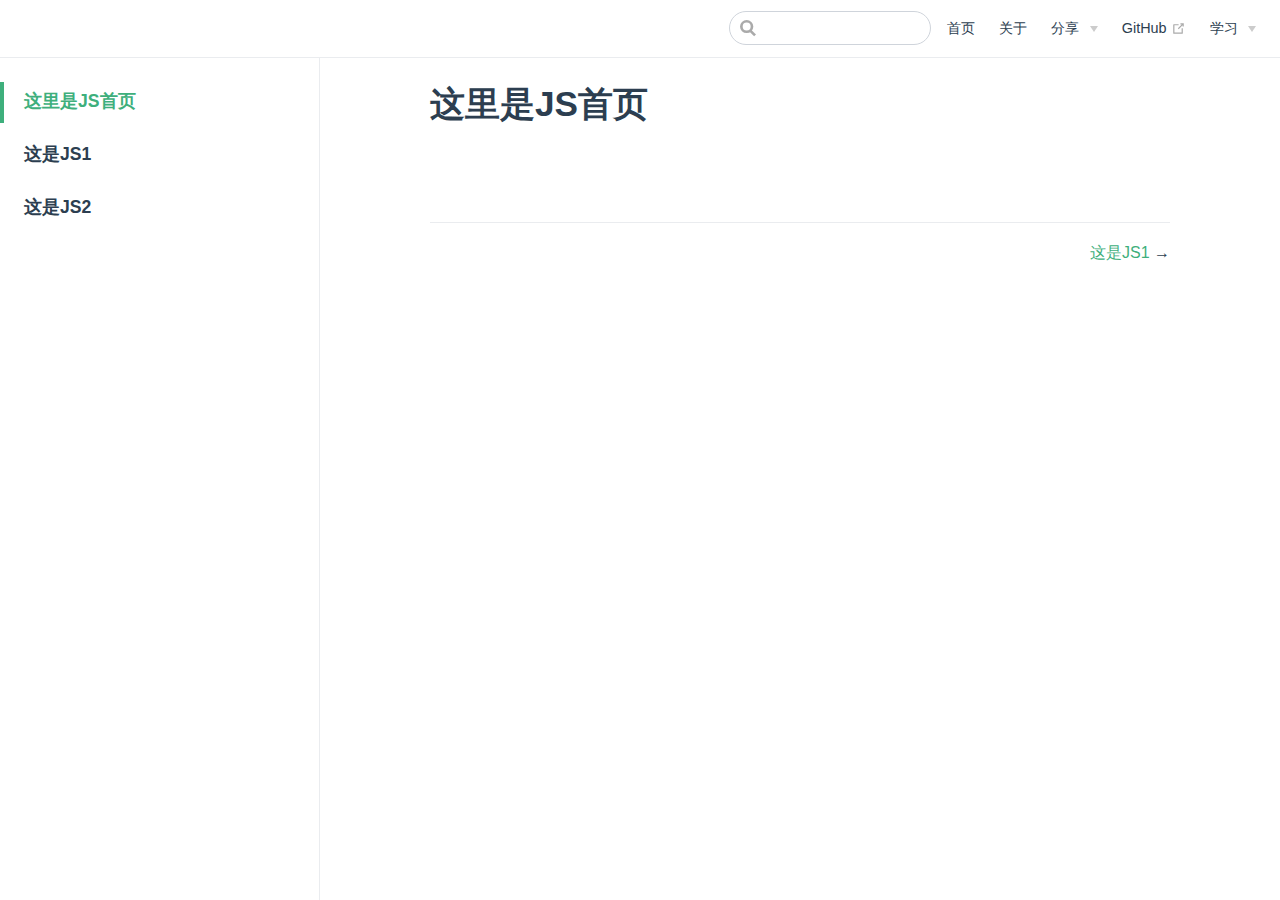
<file: js/index.html>
<!DOCTYPE html>
<html lang="en-US">
  <head>
    <meta charset="utf-8">
    <meta name="viewport" content="width=device-width,initial-scale=1">
    <title>这里是JS首页</title>
    <meta name="generator" content="VuePress 1.5.4">
    <link rel="icon" href="/title.ico">
    <meta name="description" content="">
    <link rel="preload" href="/assets/css/0.styles.a5e88227.css" as="style"><link rel="preload" href="/assets/js/app.8ffecde8.js" as="script"><link rel="preload" href="/assets/js/2.f2b6a64f.js" as="script"><link rel="preload" href="/assets/js/12.c34fd0d4.js" as="script"><link rel="prefetch" href="/assets/js/10.9aabbe2e.js"><link rel="prefetch" href="/assets/js/11.86a552c9.js"><link rel="prefetch" href="/assets/js/13.4b19d4c4.js"><link rel="prefetch" href="/assets/js/14.e130d6ac.js"><link rel="prefetch" href="/assets/js/15.749f3e13.js"><link rel="prefetch" href="/assets/js/16.0f55b484.js"><link rel="prefetch" href="/assets/js/3.e3105e3c.js"><link rel="prefetch" href="/assets/js/4.e317784c.js"><link rel="prefetch" href="/assets/js/5.1ecd0d80.js"><link rel="prefetch" href="/assets/js/6.20c8d323.js"><link rel="prefetch" href="/assets/js/7.3654c84e.js"><link rel="prefetch" href="/assets/js/8.16ff0242.js"><link rel="prefetch" href="/assets/js/9.c623137c.js">
    <link rel="stylesheet" href="/assets/css/0.styles.a5e88227.css">
  </head>
  <body>
    <div id="app" data-server-rendered="true"><div class="theme-container"><header class="navbar"><div class="sidebar-button"><svg xmlns="http://www.w3.org/2000/svg" aria-hidden="true" role="img" viewBox="0 0 448 512" class="icon"><path fill="currentColor" d="M436 124H12c-6.627 0-12-5.373-12-12V80c0-6.627 5.373-12 12-12h424c6.627 0 12 5.373 12 12v32c0 6.627-5.373 12-12 12zm0 160H12c-6.627 0-12-5.373-12-12v-32c0-6.627 5.373-12 12-12h424c6.627 0 12 5.373 12 12v32c0 6.627-5.373 12-12 12zm0 160H12c-6.627 0-12-5.373-12-12v-32c0-6.627 5.373-12 12-12h424c6.627 0 12 5.373 12 12v32c0 6.627-5.373 12-12 12z"></path></svg></div> <a href="/" class="home-link router-link-active"></a> <div class="links"><div class="search-box"><input aria-label="Search" autocomplete="off" spellcheck="false" value=""> <!----></div> <nav class="nav-links can-hide"><div class="nav-item"><a href="/" class="nav-link">
  首页
</a></div><div class="nav-item"><a href="/about.html" class="nav-link">
  关于
</a></div><div class="nav-item"><div class="dropdown-wrapper"><button type="button" aria-label="分享" class="dropdown-title"><span class="title">分享</span> <span class="arrow down"></span></button> <button type="button" aria-label="分享" class="mobile-dropdown-title"><span class="title">分享</span> <span class="arrow right"></span></button> <ul class="nav-dropdown" style="display:none;"><li class="dropdown-item"><!----> <a href="/tip/" class="nav-link">
  技术
</a></li><li class="dropdown-item"><!----> <a href="/enjoy/" class="nav-link">
  每日分享
</a></li></ul></div></div><div class="nav-item"><a href="https://github.com/lengnuo/" target="_blank" rel="noopener noreferrer" class="nav-link external">
  GitHub
  <svg xmlns="http://www.w3.org/2000/svg" aria-hidden="true" x="0px" y="0px" viewBox="0 0 100 100" width="15" height="15" class="icon outbound"><path fill="currentColor" d="M18.8,85.1h56l0,0c2.2,0,4-1.8,4-4v-32h-8v28h-48v-48h28v-8h-32l0,0c-2.2,0-4,1.8-4,4v56C14.8,83.3,16.6,85.1,18.8,85.1z"></path> <polygon fill="currentColor" points="45.7,48.7 51.3,54.3 77.2,28.5 77.2,37.2 85.2,37.2 85.2,14.9 62.8,14.9 62.8,22.9 71.5,22.9"></polygon></svg></a></div><div class="nav-item"><div class="dropdown-wrapper"><button type="button" aria-label="学习" class="dropdown-title"><span class="title">学习</span> <span class="arrow down"></span></button> <button type="button" aria-label="学习" class="mobile-dropdown-title"><span class="title">学习</span> <span class="arrow right"></span></button> <ul class="nav-dropdown" style="display:none;"><li class="dropdown-item"><h4>
          前端
        </h4> <ul class="dropdown-subitem-wrapper"><li class="dropdown-subitem"><a href="/js/" aria-current="page" class="nav-link router-link-exact-active router-link-active">
  js
</a></li><li class="dropdown-subitem"><a href="/css/" class="nav-link">
  css
</a></li></ul></li><li class="dropdown-item"><h4>
          后端
        </h4> <ul class="dropdown-subitem-wrapper"><li class="dropdown-subitem"><a href="/php/" class="nav-link">
  php
</a></li><li class="dropdown-subitem"><a href="/java/" class="nav-link">
  java
</a></li></ul></li></ul></div></div> <!----></nav></div></header> <div class="sidebar-mask"></div> <aside class="sidebar"><nav class="nav-links"><div class="nav-item"><a href="/" class="nav-link">
  首页
</a></div><div class="nav-item"><a href="/about.html" class="nav-link">
  关于
</a></div><div class="nav-item"><div class="dropdown-wrapper"><button type="button" aria-label="分享" class="dropdown-title"><span class="title">分享</span> <span class="arrow down"></span></button> <button type="button" aria-label="分享" class="mobile-dropdown-title"><span class="title">分享</span> <span class="arrow right"></span></button> <ul class="nav-dropdown" style="display:none;"><li class="dropdown-item"><!----> <a href="/tip/" class="nav-link">
  技术
</a></li><li class="dropdown-item"><!----> <a href="/enjoy/" class="nav-link">
  每日分享
</a></li></ul></div></div><div class="nav-item"><a href="https://github.com/lengnuo/" target="_blank" rel="noopener noreferrer" class="nav-link external">
  GitHub
  <svg xmlns="http://www.w3.org/2000/svg" aria-hidden="true" x="0px" y="0px" viewBox="0 0 100 100" width="15" height="15" class="icon outbound"><path fill="currentColor" d="M18.8,85.1h56l0,0c2.2,0,4-1.8,4-4v-32h-8v28h-48v-48h28v-8h-32l0,0c-2.2,0-4,1.8-4,4v56C14.8,83.3,16.6,85.1,18.8,85.1z"></path> <polygon fill="currentColor" points="45.7,48.7 51.3,54.3 77.2,28.5 77.2,37.2 85.2,37.2 85.2,14.9 62.8,14.9 62.8,22.9 71.5,22.9"></polygon></svg></a></div><div class="nav-item"><div class="dropdown-wrapper"><button type="button" aria-label="学习" class="dropdown-title"><span class="title">学习</span> <span class="arrow down"></span></button> <button type="button" aria-label="学习" class="mobile-dropdown-title"><span class="title">学习</span> <span class="arrow right"></span></button> <ul class="nav-dropdown" style="display:none;"><li class="dropdown-item"><h4>
          前端
        </h4> <ul class="dropdown-subitem-wrapper"><li class="dropdown-subitem"><a href="/js/" aria-current="page" class="nav-link router-link-exact-active router-link-active">
  js
</a></li><li class="dropdown-subitem"><a href="/css/" class="nav-link">
  css
</a></li></ul></li><li class="dropdown-item"><h4>
          后端
        </h4> <ul class="dropdown-subitem-wrapper"><li class="dropdown-subitem"><a href="/php/" class="nav-link">
  php
</a></li><li class="dropdown-subitem"><a href="/java/" class="nav-link">
  java
</a></li></ul></li></ul></div></div> <!----></nav>  <ul class="sidebar-links"><li><a href="/js/" aria-current="page" class="active sidebar-link">这里是JS首页</a></li><li><a href="/js/js1.html" class="sidebar-link">这是JS1</a></li><li><a href="/js/js2.html" class="sidebar-link">这是JS2</a></li></ul> </aside> <main class="page"> <div class="theme-default-content content__default"><h1 id="这里是js首页"><a href="#这里是js首页" class="header-anchor">#</a> 这里是JS首页</h1></div> <footer class="page-edit"><!----> <!----></footer> <div class="page-nav"><p class="inner"><!----> <span class="next"><a href="/js/js1.html">
        这是JS1
      </a>
      →
    </span></p></div> </main></div><div class="global-ui"></div></div>
    <script src="/assets/js/app.8ffecde8.js" defer></script><script src="/assets/js/2.f2b6a64f.js" defer></script><script src="/assets/js/12.c34fd0d4.js" defer></script>
  </body>
</html>
</file>
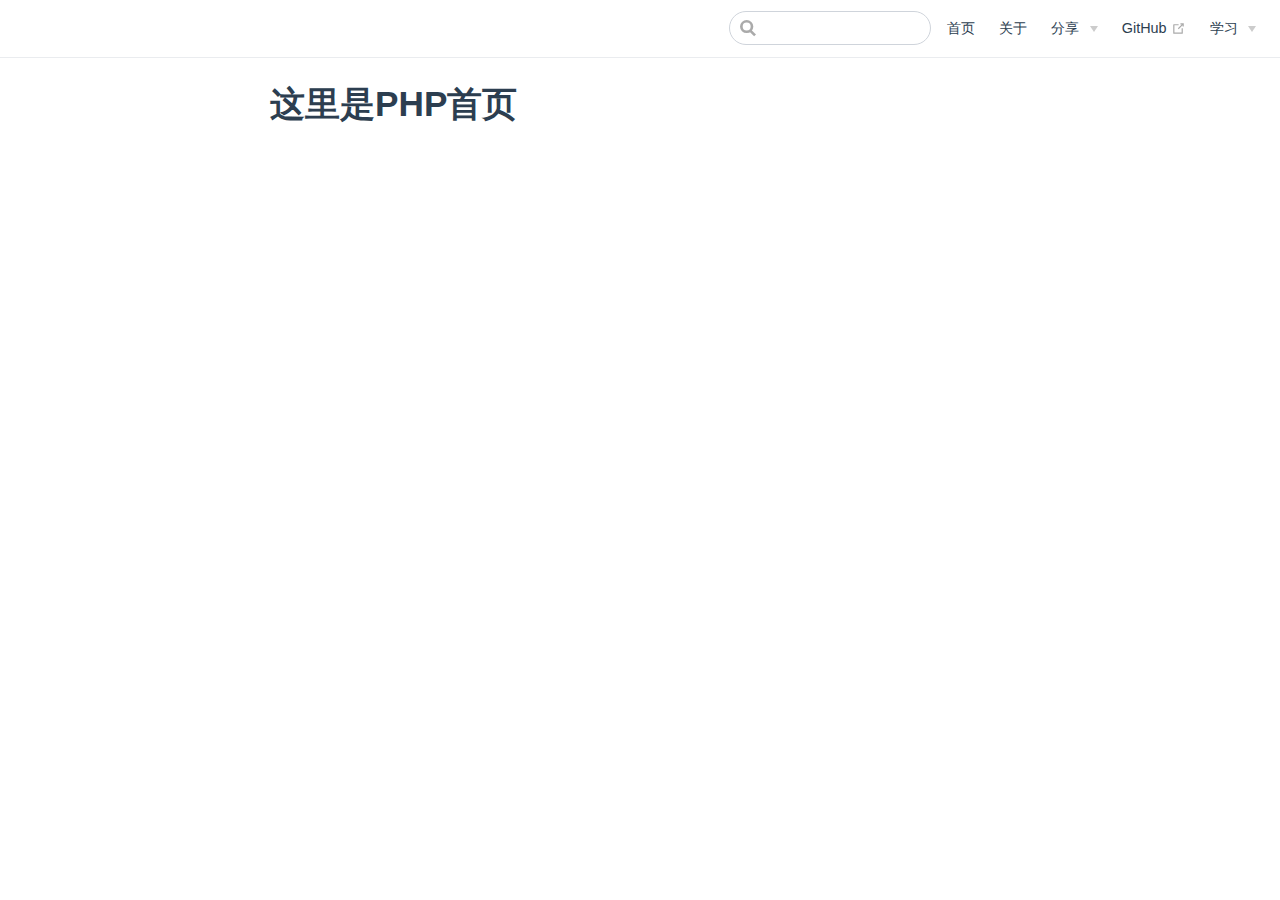
<file: php/index.html>
<!DOCTYPE html>
<html lang="en-US">
  <head>
    <meta charset="utf-8">
    <meta name="viewport" content="width=device-width,initial-scale=1">
    <title>这里是PHP首页</title>
    <meta name="generator" content="VuePress 1.5.4">
    <link rel="icon" href="/title.ico">
    <meta name="description" content="">
    <link rel="preload" href="/assets/css/0.styles.a5e88227.css" as="style"><link rel="preload" href="/assets/js/app.8ffecde8.js" as="script"><link rel="preload" href="/assets/js/2.f2b6a64f.js" as="script"><link rel="preload" href="/assets/js/15.749f3e13.js" as="script"><link rel="prefetch" href="/assets/js/10.9aabbe2e.js"><link rel="prefetch" href="/assets/js/11.86a552c9.js"><link rel="prefetch" href="/assets/js/12.c34fd0d4.js"><link rel="prefetch" href="/assets/js/13.4b19d4c4.js"><link rel="prefetch" href="/assets/js/14.e130d6ac.js"><link rel="prefetch" href="/assets/js/16.0f55b484.js"><link rel="prefetch" href="/assets/js/3.e3105e3c.js"><link rel="prefetch" href="/assets/js/4.e317784c.js"><link rel="prefetch" href="/assets/js/5.1ecd0d80.js"><link rel="prefetch" href="/assets/js/6.20c8d323.js"><link rel="prefetch" href="/assets/js/7.3654c84e.js"><link rel="prefetch" href="/assets/js/8.16ff0242.js"><link rel="prefetch" href="/assets/js/9.c623137c.js">
    <link rel="stylesheet" href="/assets/css/0.styles.a5e88227.css">
  </head>
  <body>
    <div id="app" data-server-rendered="true"><div class="theme-container no-sidebar"><header class="navbar"><div class="sidebar-button"><svg xmlns="http://www.w3.org/2000/svg" aria-hidden="true" role="img" viewBox="0 0 448 512" class="icon"><path fill="currentColor" d="M436 124H12c-6.627 0-12-5.373-12-12V80c0-6.627 5.373-12 12-12h424c6.627 0 12 5.373 12 12v32c0 6.627-5.373 12-12 12zm0 160H12c-6.627 0-12-5.373-12-12v-32c0-6.627 5.373-12 12-12h424c6.627 0 12 5.373 12 12v32c0 6.627-5.373 12-12 12zm0 160H12c-6.627 0-12-5.373-12-12v-32c0-6.627 5.373-12 12-12h424c6.627 0 12 5.373 12 12v32c0 6.627-5.373 12-12 12z"></path></svg></div> <a href="/" class="home-link router-link-active"></a> <div class="links"><div class="search-box"><input aria-label="Search" autocomplete="off" spellcheck="false" value=""> <!----></div> <nav class="nav-links can-hide"><div class="nav-item"><a href="/" class="nav-link">
  首页
</a></div><div class="nav-item"><a href="/about.html" class="nav-link">
  关于
</a></div><div class="nav-item"><div class="dropdown-wrapper"><button type="button" aria-label="分享" class="dropdown-title"><span class="title">分享</span> <span class="arrow down"></span></button> <button type="button" aria-label="分享" class="mobile-dropdown-title"><span class="title">分享</span> <span class="arrow right"></span></button> <ul class="nav-dropdown" style="display:none;"><li class="dropdown-item"><!----> <a href="/tip/" class="nav-link">
  技术
</a></li><li class="dropdown-item"><!----> <a href="/enjoy/" class="nav-link">
  每日分享
</a></li></ul></div></div><div class="nav-item"><a href="https://github.com/lengnuo/" target="_blank" rel="noopener noreferrer" class="nav-link external">
  GitHub
  <svg xmlns="http://www.w3.org/2000/svg" aria-hidden="true" x="0px" y="0px" viewBox="0 0 100 100" width="15" height="15" class="icon outbound"><path fill="currentColor" d="M18.8,85.1h56l0,0c2.2,0,4-1.8,4-4v-32h-8v28h-48v-48h28v-8h-32l0,0c-2.2,0-4,1.8-4,4v56C14.8,83.3,16.6,85.1,18.8,85.1z"></path> <polygon fill="currentColor" points="45.7,48.7 51.3,54.3 77.2,28.5 77.2,37.2 85.2,37.2 85.2,14.9 62.8,14.9 62.8,22.9 71.5,22.9"></polygon></svg></a></div><div class="nav-item"><div class="dropdown-wrapper"><button type="button" aria-label="学习" class="dropdown-title"><span class="title">学习</span> <span class="arrow down"></span></button> <button type="button" aria-label="学习" class="mobile-dropdown-title"><span class="title">学习</span> <span class="arrow right"></span></button> <ul class="nav-dropdown" style="display:none;"><li class="dropdown-item"><h4>
          前端
        </h4> <ul class="dropdown-subitem-wrapper"><li class="dropdown-subitem"><a href="/js/" class="nav-link">
  js
</a></li><li class="dropdown-subitem"><a href="/css/" class="nav-link">
  css
</a></li></ul></li><li class="dropdown-item"><h4>
          后端
        </h4> <ul class="dropdown-subitem-wrapper"><li class="dropdown-subitem"><a href="/php/" aria-current="page" class="nav-link router-link-exact-active router-link-active">
  php
</a></li><li class="dropdown-subitem"><a href="/java/" class="nav-link">
  java
</a></li></ul></li></ul></div></div> <!----></nav></div></header> <div class="sidebar-mask"></div> <aside class="sidebar"><nav class="nav-links"><div class="nav-item"><a href="/" class="nav-link">
  首页
</a></div><div class="nav-item"><a href="/about.html" class="nav-link">
  关于
</a></div><div class="nav-item"><div class="dropdown-wrapper"><button type="button" aria-label="分享" class="dropdown-title"><span class="title">分享</span> <span class="arrow down"></span></button> <button type="button" aria-label="分享" class="mobile-dropdown-title"><span class="title">分享</span> <span class="arrow right"></span></button> <ul class="nav-dropdown" style="display:none;"><li class="dropdown-item"><!----> <a href="/tip/" class="nav-link">
  技术
</a></li><li class="dropdown-item"><!----> <a href="/enjoy/" class="nav-link">
  每日分享
</a></li></ul></div></div><div class="nav-item"><a href="https://github.com/lengnuo/" target="_blank" rel="noopener noreferrer" class="nav-link external">
  GitHub
  <svg xmlns="http://www.w3.org/2000/svg" aria-hidden="true" x="0px" y="0px" viewBox="0 0 100 100" width="15" height="15" class="icon outbound"><path fill="currentColor" d="M18.8,85.1h56l0,0c2.2,0,4-1.8,4-4v-32h-8v28h-48v-48h28v-8h-32l0,0c-2.2,0-4,1.8-4,4v56C14.8,83.3,16.6,85.1,18.8,85.1z"></path> <polygon fill="currentColor" points="45.7,48.7 51.3,54.3 77.2,28.5 77.2,37.2 85.2,37.2 85.2,14.9 62.8,14.9 62.8,22.9 71.5,22.9"></polygon></svg></a></div><div class="nav-item"><div class="dropdown-wrapper"><button type="button" aria-label="学习" class="dropdown-title"><span class="title">学习</span> <span class="arrow down"></span></button> <button type="button" aria-label="学习" class="mobile-dropdown-title"><span class="title">学习</span> <span class="arrow right"></span></button> <ul class="nav-dropdown" style="display:none;"><li class="dropdown-item"><h4>
          前端
        </h4> <ul class="dropdown-subitem-wrapper"><li class="dropdown-subitem"><a href="/js/" class="nav-link">
  js
</a></li><li class="dropdown-subitem"><a href="/css/" class="nav-link">
  css
</a></li></ul></li><li class="dropdown-item"><h4>
          后端
        </h4> <ul class="dropdown-subitem-wrapper"><li class="dropdown-subitem"><a href="/php/" aria-current="page" class="nav-link router-link-exact-active router-link-active">
  php
</a></li><li class="dropdown-subitem"><a href="/java/" class="nav-link">
  java
</a></li></ul></li></ul></div></div> <!----></nav>  <!----> </aside> <main class="page"> <div class="theme-default-content content__default"><h1 id="这里是php首页"><a href="#这里是php首页" class="header-anchor">#</a> 这里是PHP首页</h1></div> <footer class="page-edit"><!----> <!----></footer> <!----> </main></div><div class="global-ui"></div></div>
    <script src="/assets/js/app.8ffecde8.js" defer></script><script src="/assets/js/2.f2b6a64f.js" defer></script><script src="/assets/js/15.749f3e13.js" defer></script>
  </body>
</html>
</file>
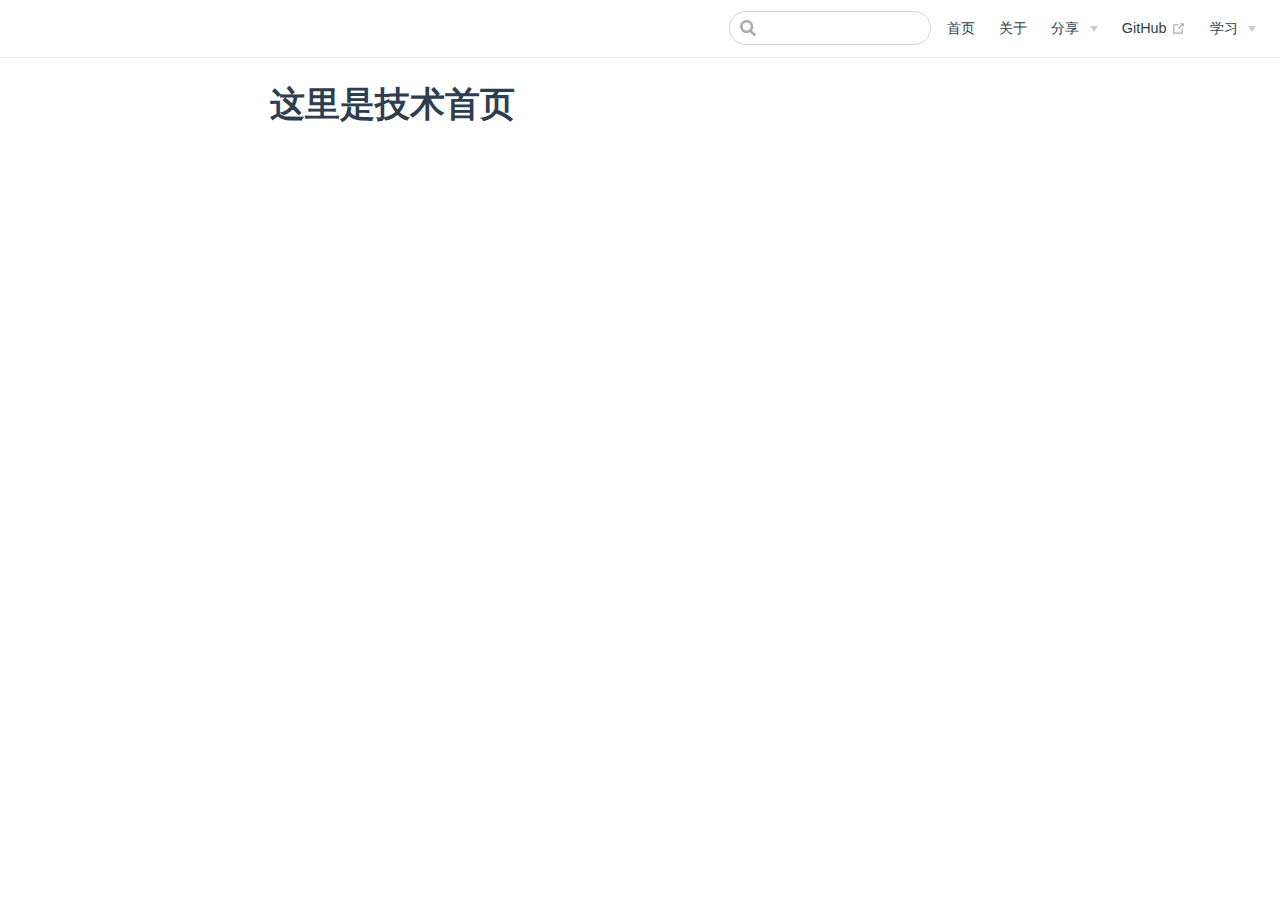
<file: tip/index.html>
<!DOCTYPE html>
<html lang="en-US">
  <head>
    <meta charset="utf-8">
    <meta name="viewport" content="width=device-width,initial-scale=1">
    <title>这里是技术首页</title>
    <meta name="generator" content="VuePress 1.5.4">
    <link rel="icon" href="/title.ico">
    <meta name="description" content="">
    <link rel="preload" href="/assets/css/0.styles.a5e88227.css" as="style"><link rel="preload" href="/assets/js/app.8ffecde8.js" as="script"><link rel="preload" href="/assets/js/2.f2b6a64f.js" as="script"><link rel="preload" href="/assets/js/16.0f55b484.js" as="script"><link rel="prefetch" href="/assets/js/10.9aabbe2e.js"><link rel="prefetch" href="/assets/js/11.86a552c9.js"><link rel="prefetch" href="/assets/js/12.c34fd0d4.js"><link rel="prefetch" href="/assets/js/13.4b19d4c4.js"><link rel="prefetch" href="/assets/js/14.e130d6ac.js"><link rel="prefetch" href="/assets/js/15.749f3e13.js"><link rel="prefetch" href="/assets/js/3.e3105e3c.js"><link rel="prefetch" href="/assets/js/4.e317784c.js"><link rel="prefetch" href="/assets/js/5.1ecd0d80.js"><link rel="prefetch" href="/assets/js/6.20c8d323.js"><link rel="prefetch" href="/assets/js/7.3654c84e.js"><link rel="prefetch" href="/assets/js/8.16ff0242.js"><link rel="prefetch" href="/assets/js/9.c623137c.js">
    <link rel="stylesheet" href="/assets/css/0.styles.a5e88227.css">
  </head>
  <body>
    <div id="app" data-server-rendered="true"><div class="theme-container no-sidebar"><header class="navbar"><div class="sidebar-button"><svg xmlns="http://www.w3.org/2000/svg" aria-hidden="true" role="img" viewBox="0 0 448 512" class="icon"><path fill="currentColor" d="M436 124H12c-6.627 0-12-5.373-12-12V80c0-6.627 5.373-12 12-12h424c6.627 0 12 5.373 12 12v32c0 6.627-5.373 12-12 12zm0 160H12c-6.627 0-12-5.373-12-12v-32c0-6.627 5.373-12 12-12h424c6.627 0 12 5.373 12 12v32c0 6.627-5.373 12-12 12zm0 160H12c-6.627 0-12-5.373-12-12v-32c0-6.627 5.373-12 12-12h424c6.627 0 12 5.373 12 12v32c0 6.627-5.373 12-12 12z"></path></svg></div> <a href="/" class="home-link router-link-active"></a> <div class="links"><div class="search-box"><input aria-label="Search" autocomplete="off" spellcheck="false" value=""> <!----></div> <nav class="nav-links can-hide"><div class="nav-item"><a href="/" class="nav-link">
  首页
</a></div><div class="nav-item"><a href="/about.html" class="nav-link">
  关于
</a></div><div class="nav-item"><div class="dropdown-wrapper"><button type="button" aria-label="分享" class="dropdown-title"><span class="title">分享</span> <span class="arrow down"></span></button> <button type="button" aria-label="分享" class="mobile-dropdown-title"><span class="title">分享</span> <span class="arrow right"></span></button> <ul class="nav-dropdown" style="display:none;"><li class="dropdown-item"><!----> <a href="/tip/" aria-current="page" class="nav-link router-link-exact-active router-link-active">
  技术
</a></li><li class="dropdown-item"><!----> <a href="/enjoy/" class="nav-link">
  每日分享
</a></li></ul></div></div><div class="nav-item"><a href="https://github.com/lengnuo/" target="_blank" rel="noopener noreferrer" class="nav-link external">
  GitHub
  <svg xmlns="http://www.w3.org/2000/svg" aria-hidden="true" x="0px" y="0px" viewBox="0 0 100 100" width="15" height="15" class="icon outbound"><path fill="currentColor" d="M18.8,85.1h56l0,0c2.2,0,4-1.8,4-4v-32h-8v28h-48v-48h28v-8h-32l0,0c-2.2,0-4,1.8-4,4v56C14.8,83.3,16.6,85.1,18.8,85.1z"></path> <polygon fill="currentColor" points="45.7,48.7 51.3,54.3 77.2,28.5 77.2,37.2 85.2,37.2 85.2,14.9 62.8,14.9 62.8,22.9 71.5,22.9"></polygon></svg></a></div><div class="nav-item"><div class="dropdown-wrapper"><button type="button" aria-label="学习" class="dropdown-title"><span class="title">学习</span> <span class="arrow down"></span></button> <button type="button" aria-label="学习" class="mobile-dropdown-title"><span class="title">学习</span> <span class="arrow right"></span></button> <ul class="nav-dropdown" style="display:none;"><li class="dropdown-item"><h4>
          前端
        </h4> <ul class="dropdown-subitem-wrapper"><li class="dropdown-subitem"><a href="/js/" class="nav-link">
  js
</a></li><li class="dropdown-subitem"><a href="/css/" class="nav-link">
  css
</a></li></ul></li><li class="dropdown-item"><h4>
          后端
        </h4> <ul class="dropdown-subitem-wrapper"><li class="dropdown-subitem"><a href="/php/" class="nav-link">
  php
</a></li><li class="dropdown-subitem"><a href="/java/" class="nav-link">
  java
</a></li></ul></li></ul></div></div> <!----></nav></div></header> <div class="sidebar-mask"></div> <aside class="sidebar"><nav class="nav-links"><div class="nav-item"><a href="/" class="nav-link">
  首页
</a></div><div class="nav-item"><a href="/about.html" class="nav-link">
  关于
</a></div><div class="nav-item"><div class="dropdown-wrapper"><button type="button" aria-label="分享" class="dropdown-title"><span class="title">分享</span> <span class="arrow down"></span></button> <button type="button" aria-label="分享" class="mobile-dropdown-title"><span class="title">分享</span> <span class="arrow right"></span></button> <ul class="nav-dropdown" style="display:none;"><li class="dropdown-item"><!----> <a href="/tip/" aria-current="page" class="nav-link router-link-exact-active router-link-active">
  技术
</a></li><li class="dropdown-item"><!----> <a href="/enjoy/" class="nav-link">
  每日分享
</a></li></ul></div></div><div class="nav-item"><a href="https://github.com/lengnuo/" target="_blank" rel="noopener noreferrer" class="nav-link external">
  GitHub
  <svg xmlns="http://www.w3.org/2000/svg" aria-hidden="true" x="0px" y="0px" viewBox="0 0 100 100" width="15" height="15" class="icon outbound"><path fill="currentColor" d="M18.8,85.1h56l0,0c2.2,0,4-1.8,4-4v-32h-8v28h-48v-48h28v-8h-32l0,0c-2.2,0-4,1.8-4,4v56C14.8,83.3,16.6,85.1,18.8,85.1z"></path> <polygon fill="currentColor" points="45.7,48.7 51.3,54.3 77.2,28.5 77.2,37.2 85.2,37.2 85.2,14.9 62.8,14.9 62.8,22.9 71.5,22.9"></polygon></svg></a></div><div class="nav-item"><div class="dropdown-wrapper"><button type="button" aria-label="学习" class="dropdown-title"><span class="title">学习</span> <span class="arrow down"></span></button> <button type="button" aria-label="学习" class="mobile-dropdown-title"><span class="title">学习</span> <span class="arrow right"></span></button> <ul class="nav-dropdown" style="display:none;"><li class="dropdown-item"><h4>
          前端
        </h4> <ul class="dropdown-subitem-wrapper"><li class="dropdown-subitem"><a href="/js/" class="nav-link">
  js
</a></li><li class="dropdown-subitem"><a href="/css/" class="nav-link">
  css
</a></li></ul></li><li class="dropdown-item"><h4>
          后端
        </h4> <ul class="dropdown-subitem-wrapper"><li class="dropdown-subitem"><a href="/php/" class="nav-link">
  php
</a></li><li class="dropdown-subitem"><a href="/java/" class="nav-link">
  java
</a></li></ul></li></ul></div></div> <!----></nav>  <!----> </aside> <main class="page"> <div class="theme-default-content content__default"><h1 id="这里是技术首页"><a href="#这里是技术首页" class="header-anchor">#</a> 这里是技术首页</h1></div> <footer class="page-edit"><!----> <!----></footer> <!----> </main></div><div class="global-ui"></div></div>
    <script src="/assets/js/app.8ffecde8.js" defer></script><script src="/assets/js/2.f2b6a64f.js" defer></script><script src="/assets/js/16.0f55b484.js" defer></script>
  </body>
</html>
</file>
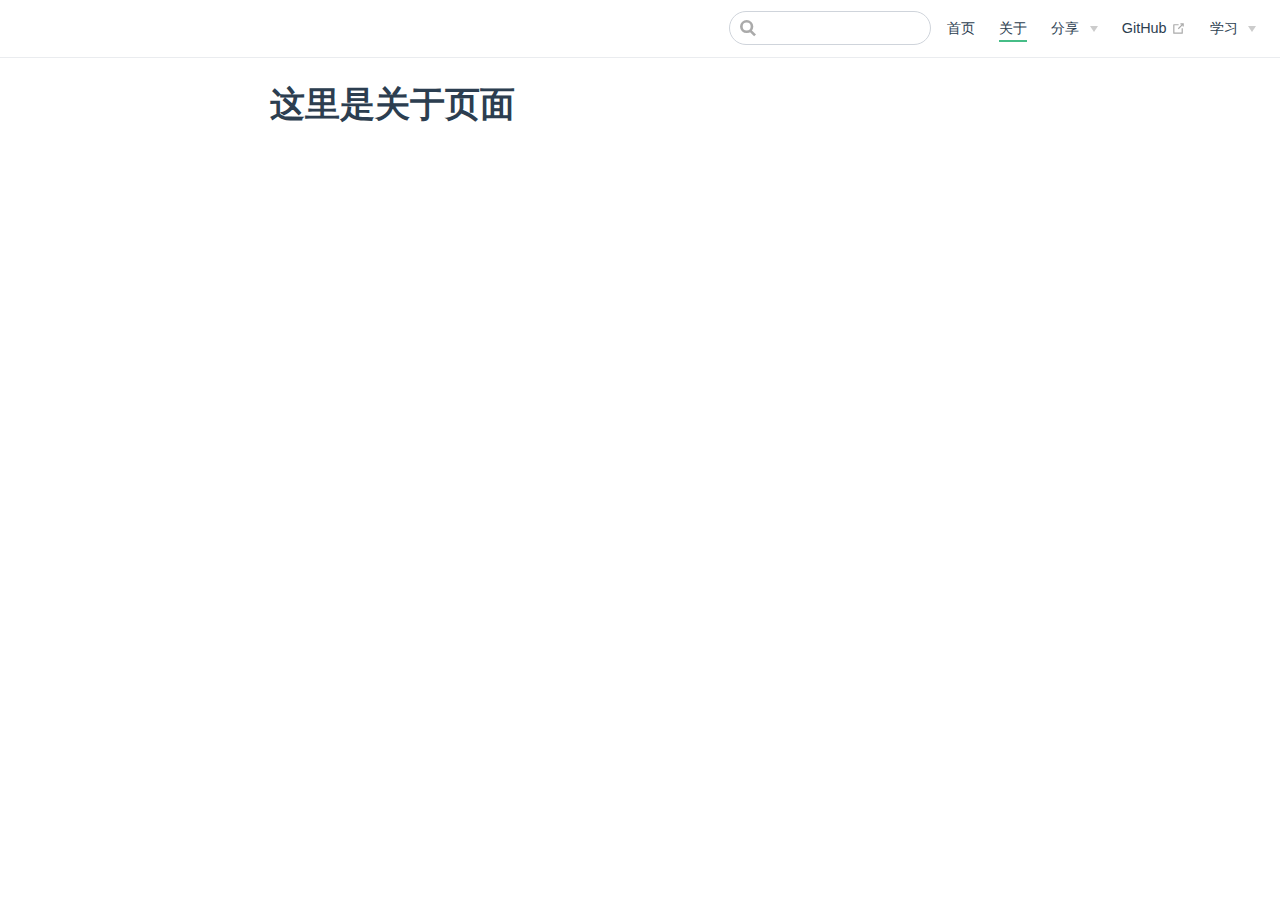
<file: about.html>
<!DOCTYPE html>
<html lang="en-US">
  <head>
    <meta charset="utf-8">
    <meta name="viewport" content="width=device-width,initial-scale=1">
    <title>这里是关于页面</title>
    <meta name="generator" content="VuePress 1.5.4">
    <link rel="icon" href="/title.ico">
    <meta name="description" content="">
    <link rel="preload" href="/assets/css/0.styles.a5e88227.css" as="style"><link rel="preload" href="/assets/js/app.8ffecde8.js" as="script"><link rel="preload" href="/assets/js/2.f2b6a64f.js" as="script"><link rel="preload" href="/assets/js/6.20c8d323.js" as="script"><link rel="prefetch" href="/assets/js/10.9aabbe2e.js"><link rel="prefetch" href="/assets/js/11.86a552c9.js"><link rel="prefetch" href="/assets/js/12.c34fd0d4.js"><link rel="prefetch" href="/assets/js/13.4b19d4c4.js"><link rel="prefetch" href="/assets/js/14.e130d6ac.js"><link rel="prefetch" href="/assets/js/15.749f3e13.js"><link rel="prefetch" href="/assets/js/16.0f55b484.js"><link rel="prefetch" href="/assets/js/3.e3105e3c.js"><link rel="prefetch" href="/assets/js/4.e317784c.js"><link rel="prefetch" href="/assets/js/5.1ecd0d80.js"><link rel="prefetch" href="/assets/js/7.3654c84e.js"><link rel="prefetch" href="/assets/js/8.16ff0242.js"><link rel="prefetch" href="/assets/js/9.c623137c.js">
    <link rel="stylesheet" href="/assets/css/0.styles.a5e88227.css">
  </head>
  <body>
    <div id="app" data-server-rendered="true"><div class="theme-container no-sidebar"><header class="navbar"><div class="sidebar-button"><svg xmlns="http://www.w3.org/2000/svg" aria-hidden="true" role="img" viewBox="0 0 448 512" class="icon"><path fill="currentColor" d="M436 124H12c-6.627 0-12-5.373-12-12V80c0-6.627 5.373-12 12-12h424c6.627 0 12 5.373 12 12v32c0 6.627-5.373 12-12 12zm0 160H12c-6.627 0-12-5.373-12-12v-32c0-6.627 5.373-12 12-12h424c6.627 0 12 5.373 12 12v32c0 6.627-5.373 12-12 12zm0 160H12c-6.627 0-12-5.373-12-12v-32c0-6.627 5.373-12 12-12h424c6.627 0 12 5.373 12 12v32c0 6.627-5.373 12-12 12z"></path></svg></div> <a href="/" class="home-link router-link-active"></a> <div class="links"><div class="search-box"><input aria-label="Search" autocomplete="off" spellcheck="false" value=""> <!----></div> <nav class="nav-links can-hide"><div class="nav-item"><a href="/" class="nav-link">
  首页
</a></div><div class="nav-item"><a href="/about.html" aria-current="page" class="nav-link router-link-exact-active router-link-active">
  关于
</a></div><div class="nav-item"><div class="dropdown-wrapper"><button type="button" aria-label="分享" class="dropdown-title"><span class="title">分享</span> <span class="arrow down"></span></button> <button type="button" aria-label="分享" class="mobile-dropdown-title"><span class="title">分享</span> <span class="arrow right"></span></button> <ul class="nav-dropdown" style="display:none;"><li class="dropdown-item"><!----> <a href="/tip/" class="nav-link">
  技术
</a></li><li class="dropdown-item"><!----> <a href="/enjoy/" class="nav-link">
  每日分享
</a></li></ul></div></div><div class="nav-item"><a href="https://github.com/lengnuo/" target="_blank" rel="noopener noreferrer" class="nav-link external">
  GitHub
  <svg xmlns="http://www.w3.org/2000/svg" aria-hidden="true" x="0px" y="0px" viewBox="0 0 100 100" width="15" height="15" class="icon outbound"><path fill="currentColor" d="M18.8,85.1h56l0,0c2.2,0,4-1.8,4-4v-32h-8v28h-48v-48h28v-8h-32l0,0c-2.2,0-4,1.8-4,4v56C14.8,83.3,16.6,85.1,18.8,85.1z"></path> <polygon fill="currentColor" points="45.7,48.7 51.3,54.3 77.2,28.5 77.2,37.2 85.2,37.2 85.2,14.9 62.8,14.9 62.8,22.9 71.5,22.9"></polygon></svg></a></div><div class="nav-item"><div class="dropdown-wrapper"><button type="button" aria-label="学习" class="dropdown-title"><span class="title">学习</span> <span class="arrow down"></span></button> <button type="button" aria-label="学习" class="mobile-dropdown-title"><span class="title">学习</span> <span class="arrow right"></span></button> <ul class="nav-dropdown" style="display:none;"><li class="dropdown-item"><h4>
          前端
        </h4> <ul class="dropdown-subitem-wrapper"><li class="dropdown-subitem"><a href="/js/" class="nav-link">
  js
</a></li><li class="dropdown-subitem"><a href="/css/" class="nav-link">
  css
</a></li></ul></li><li class="dropdown-item"><h4>
          后端
        </h4> <ul class="dropdown-subitem-wrapper"><li class="dropdown-subitem"><a href="/php/" class="nav-link">
  php
</a></li><li class="dropdown-subitem"><a href="/java/" class="nav-link">
  java
</a></li></ul></li></ul></div></div> <!----></nav></div></header> <div class="sidebar-mask"></div> <aside class="sidebar"><nav class="nav-links"><div class="nav-item"><a href="/" class="nav-link">
  首页
</a></div><div class="nav-item"><a href="/about.html" aria-current="page" class="nav-link router-link-exact-active router-link-active">
  关于
</a></div><div class="nav-item"><div class="dropdown-wrapper"><button type="button" aria-label="分享" class="dropdown-title"><span class="title">分享</span> <span class="arrow down"></span></button> <button type="button" aria-label="分享" class="mobile-dropdown-title"><span class="title">分享</span> <span class="arrow right"></span></button> <ul class="nav-dropdown" style="display:none;"><li class="dropdown-item"><!----> <a href="/tip/" class="nav-link">
  技术
</a></li><li class="dropdown-item"><!----> <a href="/enjoy/" class="nav-link">
  每日分享
</a></li></ul></div></div><div class="nav-item"><a href="https://github.com/lengnuo/" target="_blank" rel="noopener noreferrer" class="nav-link external">
  GitHub
  <svg xmlns="http://www.w3.org/2000/svg" aria-hidden="true" x="0px" y="0px" viewBox="0 0 100 100" width="15" height="15" class="icon outbound"><path fill="currentColor" d="M18.8,85.1h56l0,0c2.2,0,4-1.8,4-4v-32h-8v28h-48v-48h28v-8h-32l0,0c-2.2,0-4,1.8-4,4v56C14.8,83.3,16.6,85.1,18.8,85.1z"></path> <polygon fill="currentColor" points="45.7,48.7 51.3,54.3 77.2,28.5 77.2,37.2 85.2,37.2 85.2,14.9 62.8,14.9 62.8,22.9 71.5,22.9"></polygon></svg></a></div><div class="nav-item"><div class="dropdown-wrapper"><button type="button" aria-label="学习" class="dropdown-title"><span class="title">学习</span> <span class="arrow down"></span></button> <button type="button" aria-label="学习" class="mobile-dropdown-title"><span class="title">学习</span> <span class="arrow right"></span></button> <ul class="nav-dropdown" style="display:none;"><li class="dropdown-item"><h4>
          前端
        </h4> <ul class="dropdown-subitem-wrapper"><li class="dropdown-subitem"><a href="/js/" class="nav-link">
  js
</a></li><li class="dropdown-subitem"><a href="/css/" class="nav-link">
  css
</a></li></ul></li><li class="dropdown-item"><h4>
          后端
        </h4> <ul class="dropdown-subitem-wrapper"><li class="dropdown-subitem"><a href="/php/" class="nav-link">
  php
</a></li><li class="dropdown-subitem"><a href="/java/" class="nav-link">
  java
</a></li></ul></li></ul></div></div> <!----></nav>  <!----> </aside> <main class="page"> <div class="theme-default-content content__default"><h1 id="这里是关于页面"><a href="#这里是关于页面" class="header-anchor">#</a> 这里是关于页面</h1></div> <footer class="page-edit"><!----> <!----></footer> <!----> </main></div><div class="global-ui"></div></div>
    <script src="/assets/js/app.8ffecde8.js" defer></script><script src="/assets/js/2.f2b6a64f.js" defer></script><script src="/assets/js/6.20c8d323.js" defer></script>
  </body>
</html>
</file>
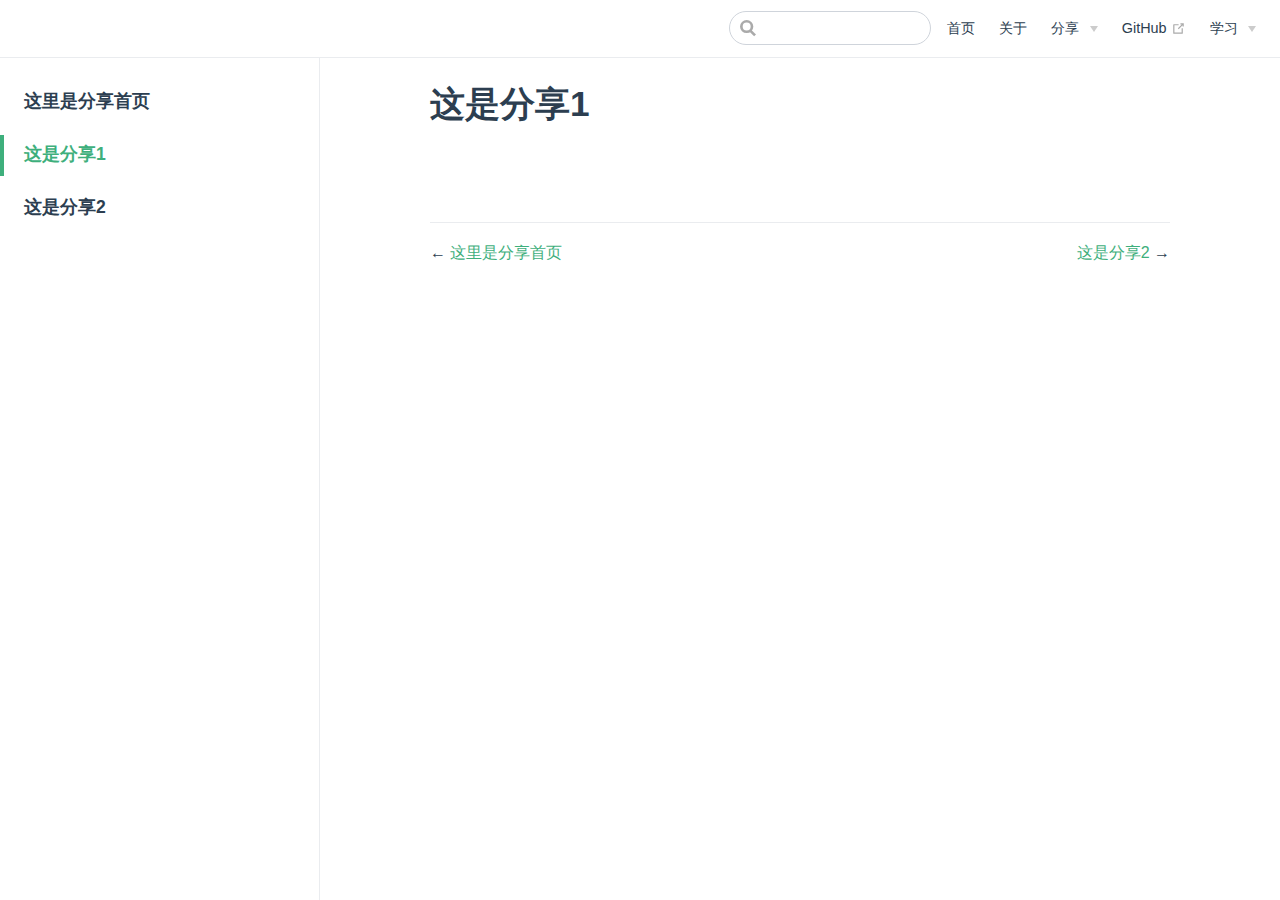
<file: enjoy/enjoy1.html>
<!DOCTYPE html>
<html lang="en-US">
  <head>
    <meta charset="utf-8">
    <meta name="viewport" content="width=device-width,initial-scale=1">
    <title>这是分享1</title>
    <meta name="generator" content="VuePress 1.5.4">
    <link rel="icon" href="/title.ico">
    <meta name="description" content="">
    <link rel="preload" href="/assets/css/0.styles.a5e88227.css" as="style"><link rel="preload" href="/assets/js/app.8ffecde8.js" as="script"><link rel="preload" href="/assets/js/2.f2b6a64f.js" as="script"><link rel="preload" href="/assets/js/9.c623137c.js" as="script"><link rel="prefetch" href="/assets/js/10.9aabbe2e.js"><link rel="prefetch" href="/assets/js/11.86a552c9.js"><link rel="prefetch" href="/assets/js/12.c34fd0d4.js"><link rel="prefetch" href="/assets/js/13.4b19d4c4.js"><link rel="prefetch" href="/assets/js/14.e130d6ac.js"><link rel="prefetch" href="/assets/js/15.749f3e13.js"><link rel="prefetch" href="/assets/js/16.0f55b484.js"><link rel="prefetch" href="/assets/js/3.e3105e3c.js"><link rel="prefetch" href="/assets/js/4.e317784c.js"><link rel="prefetch" href="/assets/js/5.1ecd0d80.js"><link rel="prefetch" href="/assets/js/6.20c8d323.js"><link rel="prefetch" href="/assets/js/7.3654c84e.js"><link rel="prefetch" href="/assets/js/8.16ff0242.js">
    <link rel="stylesheet" href="/assets/css/0.styles.a5e88227.css">
  </head>
  <body>
    <div id="app" data-server-rendered="true"><div class="theme-container"><header class="navbar"><div class="sidebar-button"><svg xmlns="http://www.w3.org/2000/svg" aria-hidden="true" role="img" viewBox="0 0 448 512" class="icon"><path fill="currentColor" d="M436 124H12c-6.627 0-12-5.373-12-12V80c0-6.627 5.373-12 12-12h424c6.627 0 12 5.373 12 12v32c0 6.627-5.373 12-12 12zm0 160H12c-6.627 0-12-5.373-12-12v-32c0-6.627 5.373-12 12-12h424c6.627 0 12 5.373 12 12v32c0 6.627-5.373 12-12 12zm0 160H12c-6.627 0-12-5.373-12-12v-32c0-6.627 5.373-12 12-12h424c6.627 0 12 5.373 12 12v32c0 6.627-5.373 12-12 12z"></path></svg></div> <a href="/" class="home-link router-link-active"></a> <div class="links"><div class="search-box"><input aria-label="Search" autocomplete="off" spellcheck="false" value=""> <!----></div> <nav class="nav-links can-hide"><div class="nav-item"><a href="/" class="nav-link">
  首页
</a></div><div class="nav-item"><a href="/about.html" class="nav-link">
  关于
</a></div><div class="nav-item"><div class="dropdown-wrapper"><button type="button" aria-label="分享" class="dropdown-title"><span class="title">分享</span> <span class="arrow down"></span></button> <button type="button" aria-label="分享" class="mobile-dropdown-title"><span class="title">分享</span> <span class="arrow right"></span></button> <ul class="nav-dropdown" style="display:none;"><li class="dropdown-item"><!----> <a href="/tip/" class="nav-link">
  技术
</a></li><li class="dropdown-item"><!----> <a href="/enjoy/" class="nav-link router-link-active">
  每日分享
</a></li></ul></div></div><div class="nav-item"><a href="https://github.com/lengnuo/" target="_blank" rel="noopener noreferrer" class="nav-link external">
  GitHub
  <svg xmlns="http://www.w3.org/2000/svg" aria-hidden="true" x="0px" y="0px" viewBox="0 0 100 100" width="15" height="15" class="icon outbound"><path fill="currentColor" d="M18.8,85.1h56l0,0c2.2,0,4-1.8,4-4v-32h-8v28h-48v-48h28v-8h-32l0,0c-2.2,0-4,1.8-4,4v56C14.8,83.3,16.6,85.1,18.8,85.1z"></path> <polygon fill="currentColor" points="45.7,48.7 51.3,54.3 77.2,28.5 77.2,37.2 85.2,37.2 85.2,14.9 62.8,14.9 62.8,22.9 71.5,22.9"></polygon></svg></a></div><div class="nav-item"><div class="dropdown-wrapper"><button type="button" aria-label="学习" class="dropdown-title"><span class="title">学习</span> <span class="arrow down"></span></button> <button type="button" aria-label="学习" class="mobile-dropdown-title"><span class="title">学习</span> <span class="arrow right"></span></button> <ul class="nav-dropdown" style="display:none;"><li class="dropdown-item"><h4>
          前端
        </h4> <ul class="dropdown-subitem-wrapper"><li class="dropdown-subitem"><a href="/js/" class="nav-link">
  js
</a></li><li class="dropdown-subitem"><a href="/css/" class="nav-link">
  css
</a></li></ul></li><li class="dropdown-item"><h4>
          后端
        </h4> <ul class="dropdown-subitem-wrapper"><li class="dropdown-subitem"><a href="/php/" class="nav-link">
  php
</a></li><li class="dropdown-subitem"><a href="/java/" class="nav-link">
  java
</a></li></ul></li></ul></div></div> <!----></nav></div></header> <div class="sidebar-mask"></div> <aside class="sidebar"><nav class="nav-links"><div class="nav-item"><a href="/" class="nav-link">
  首页
</a></div><div class="nav-item"><a href="/about.html" class="nav-link">
  关于
</a></div><div class="nav-item"><div class="dropdown-wrapper"><button type="button" aria-label="分享" class="dropdown-title"><span class="title">分享</span> <span class="arrow down"></span></button> <button type="button" aria-label="分享" class="mobile-dropdown-title"><span class="title">分享</span> <span class="arrow right"></span></button> <ul class="nav-dropdown" style="display:none;"><li class="dropdown-item"><!----> <a href="/tip/" class="nav-link">
  技术
</a></li><li class="dropdown-item"><!----> <a href="/enjoy/" class="nav-link router-link-active">
  每日分享
</a></li></ul></div></div><div class="nav-item"><a href="https://github.com/lengnuo/" target="_blank" rel="noopener noreferrer" class="nav-link external">
  GitHub
  <svg xmlns="http://www.w3.org/2000/svg" aria-hidden="true" x="0px" y="0px" viewBox="0 0 100 100" width="15" height="15" class="icon outbound"><path fill="currentColor" d="M18.8,85.1h56l0,0c2.2,0,4-1.8,4-4v-32h-8v28h-48v-48h28v-8h-32l0,0c-2.2,0-4,1.8-4,4v56C14.8,83.3,16.6,85.1,18.8,85.1z"></path> <polygon fill="currentColor" points="45.7,48.7 51.3,54.3 77.2,28.5 77.2,37.2 85.2,37.2 85.2,14.9 62.8,14.9 62.8,22.9 71.5,22.9"></polygon></svg></a></div><div class="nav-item"><div class="dropdown-wrapper"><button type="button" aria-label="学习" class="dropdown-title"><span class="title">学习</span> <span class="arrow down"></span></button> <button type="button" aria-label="学习" class="mobile-dropdown-title"><span class="title">学习</span> <span class="arrow right"></span></button> <ul class="nav-dropdown" style="display:none;"><li class="dropdown-item"><h4>
          前端
        </h4> <ul class="dropdown-subitem-wrapper"><li class="dropdown-subitem"><a href="/js/" class="nav-link">
  js
</a></li><li class="dropdown-subitem"><a href="/css/" class="nav-link">
  css
</a></li></ul></li><li class="dropdown-item"><h4>
          后端
        </h4> <ul class="dropdown-subitem-wrapper"><li class="dropdown-subitem"><a href="/php/" class="nav-link">
  php
</a></li><li class="dropdown-subitem"><a href="/java/" class="nav-link">
  java
</a></li></ul></li></ul></div></div> <!----></nav>  <ul class="sidebar-links"><li><a href="/enjoy/" aria-current="page" class="sidebar-link">这里是分享首页</a></li><li><a href="/enjoy/enjoy1.html" aria-current="page" class="active sidebar-link">这是分享1</a></li><li><a href="/enjoy/enjoy2.html" class="sidebar-link">这是分享2</a></li></ul> </aside> <main class="page"> <div class="theme-default-content content__default"><h1 id="这是分享1"><a href="#这是分享1" class="header-anchor">#</a> 这是分享1</h1></div> <footer class="page-edit"><!----> <!----></footer> <div class="page-nav"><p class="inner"><span class="prev">
      ←
      <a href="/enjoy/" class="prev router-link-active">
        这里是分享首页
      </a></span> <span class="next"><a href="/enjoy/enjoy2.html">
        这是分享2
      </a>
      →
    </span></p></div> </main></div><div class="global-ui"></div></div>
    <script src="/assets/js/app.8ffecde8.js" defer></script><script src="/assets/js/2.f2b6a64f.js" defer></script><script src="/assets/js/9.c623137c.js" defer></script>
  </body>
</html>
</file>
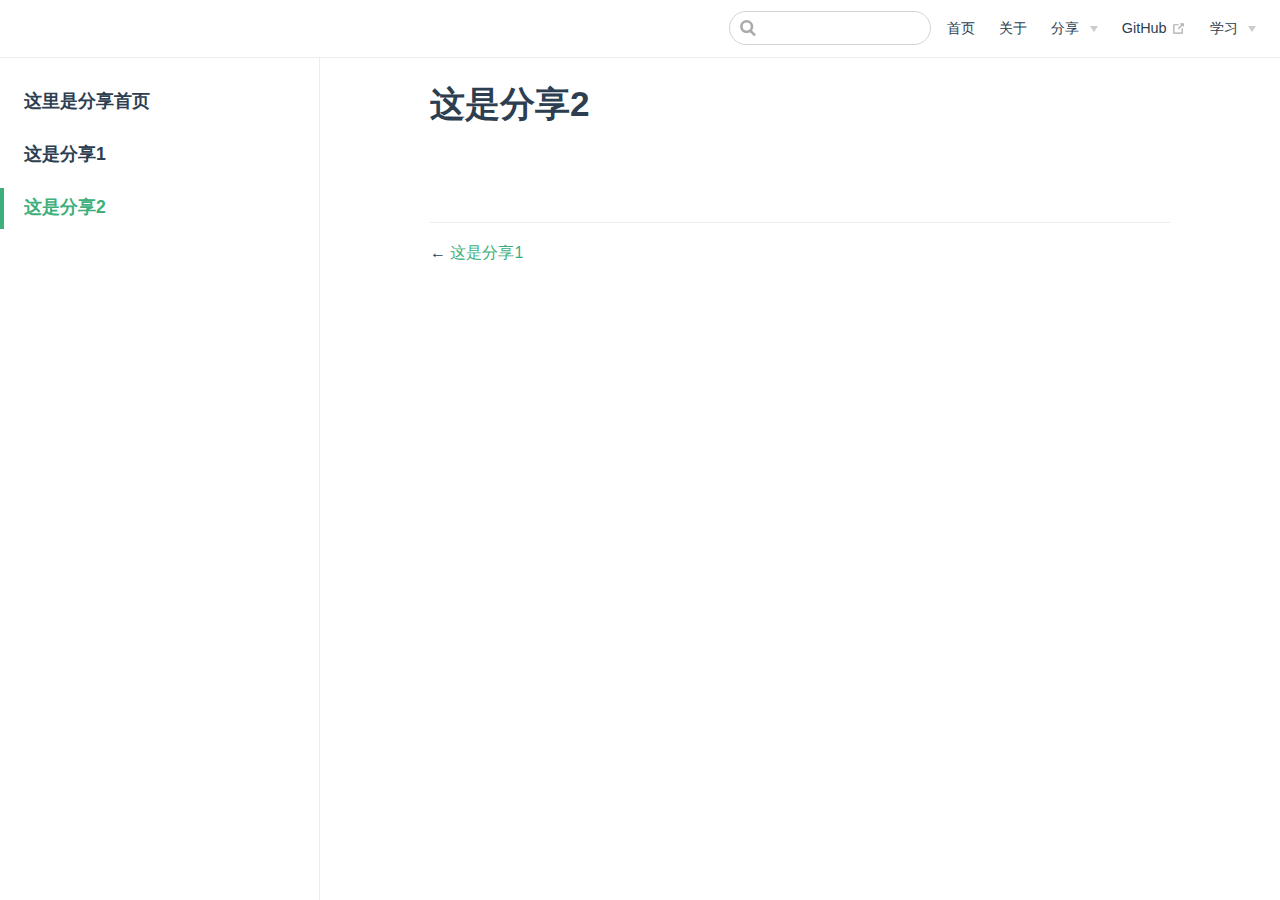
<file: enjoy/enjoy2.html>
<!DOCTYPE html>
<html lang="en-US">
  <head>
    <meta charset="utf-8">
    <meta name="viewport" content="width=device-width,initial-scale=1">
    <title>这是分享2</title>
    <meta name="generator" content="VuePress 1.5.4">
    <link rel="icon" href="/title.ico">
    <meta name="description" content="">
    <link rel="preload" href="/assets/css/0.styles.a5e88227.css" as="style"><link rel="preload" href="/assets/js/app.8ffecde8.js" as="script"><link rel="preload" href="/assets/js/2.f2b6a64f.js" as="script"><link rel="preload" href="/assets/js/10.9aabbe2e.js" as="script"><link rel="prefetch" href="/assets/js/11.86a552c9.js"><link rel="prefetch" href="/assets/js/12.c34fd0d4.js"><link rel="prefetch" href="/assets/js/13.4b19d4c4.js"><link rel="prefetch" href="/assets/js/14.e130d6ac.js"><link rel="prefetch" href="/assets/js/15.749f3e13.js"><link rel="prefetch" href="/assets/js/16.0f55b484.js"><link rel="prefetch" href="/assets/js/3.e3105e3c.js"><link rel="prefetch" href="/assets/js/4.e317784c.js"><link rel="prefetch" href="/assets/js/5.1ecd0d80.js"><link rel="prefetch" href="/assets/js/6.20c8d323.js"><link rel="prefetch" href="/assets/js/7.3654c84e.js"><link rel="prefetch" href="/assets/js/8.16ff0242.js"><link rel="prefetch" href="/assets/js/9.c623137c.js">
    <link rel="stylesheet" href="/assets/css/0.styles.a5e88227.css">
  </head>
  <body>
    <div id="app" data-server-rendered="true"><div class="theme-container"><header class="navbar"><div class="sidebar-button"><svg xmlns="http://www.w3.org/2000/svg" aria-hidden="true" role="img" viewBox="0 0 448 512" class="icon"><path fill="currentColor" d="M436 124H12c-6.627 0-12-5.373-12-12V80c0-6.627 5.373-12 12-12h424c6.627 0 12 5.373 12 12v32c0 6.627-5.373 12-12 12zm0 160H12c-6.627 0-12-5.373-12-12v-32c0-6.627 5.373-12 12-12h424c6.627 0 12 5.373 12 12v32c0 6.627-5.373 12-12 12zm0 160H12c-6.627 0-12-5.373-12-12v-32c0-6.627 5.373-12 12-12h424c6.627 0 12 5.373 12 12v32c0 6.627-5.373 12-12 12z"></path></svg></div> <a href="/" class="home-link router-link-active"></a> <div class="links"><div class="search-box"><input aria-label="Search" autocomplete="off" spellcheck="false" value=""> <!----></div> <nav class="nav-links can-hide"><div class="nav-item"><a href="/" class="nav-link">
  首页
</a></div><div class="nav-item"><a href="/about.html" class="nav-link">
  关于
</a></div><div class="nav-item"><div class="dropdown-wrapper"><button type="button" aria-label="分享" class="dropdown-title"><span class="title">分享</span> <span class="arrow down"></span></button> <button type="button" aria-label="分享" class="mobile-dropdown-title"><span class="title">分享</span> <span class="arrow right"></span></button> <ul class="nav-dropdown" style="display:none;"><li class="dropdown-item"><!----> <a href="/tip/" class="nav-link">
  技术
</a></li><li class="dropdown-item"><!----> <a href="/enjoy/" class="nav-link router-link-active">
  每日分享
</a></li></ul></div></div><div class="nav-item"><a href="https://github.com/lengnuo/" target="_blank" rel="noopener noreferrer" class="nav-link external">
  GitHub
  <svg xmlns="http://www.w3.org/2000/svg" aria-hidden="true" x="0px" y="0px" viewBox="0 0 100 100" width="15" height="15" class="icon outbound"><path fill="currentColor" d="M18.8,85.1h56l0,0c2.2,0,4-1.8,4-4v-32h-8v28h-48v-48h28v-8h-32l0,0c-2.2,0-4,1.8-4,4v56C14.8,83.3,16.6,85.1,18.8,85.1z"></path> <polygon fill="currentColor" points="45.7,48.7 51.3,54.3 77.2,28.5 77.2,37.2 85.2,37.2 85.2,14.9 62.8,14.9 62.8,22.9 71.5,22.9"></polygon></svg></a></div><div class="nav-item"><div class="dropdown-wrapper"><button type="button" aria-label="学习" class="dropdown-title"><span class="title">学习</span> <span class="arrow down"></span></button> <button type="button" aria-label="学习" class="mobile-dropdown-title"><span class="title">学习</span> <span class="arrow right"></span></button> <ul class="nav-dropdown" style="display:none;"><li class="dropdown-item"><h4>
          前端
        </h4> <ul class="dropdown-subitem-wrapper"><li class="dropdown-subitem"><a href="/js/" class="nav-link">
  js
</a></li><li class="dropdown-subitem"><a href="/css/" class="nav-link">
  css
</a></li></ul></li><li class="dropdown-item"><h4>
          后端
        </h4> <ul class="dropdown-subitem-wrapper"><li class="dropdown-subitem"><a href="/php/" class="nav-link">
  php
</a></li><li class="dropdown-subitem"><a href="/java/" class="nav-link">
  java
</a></li></ul></li></ul></div></div> <!----></nav></div></header> <div class="sidebar-mask"></div> <aside class="sidebar"><nav class="nav-links"><div class="nav-item"><a href="/" class="nav-link">
  首页
</a></div><div class="nav-item"><a href="/about.html" class="nav-link">
  关于
</a></div><div class="nav-item"><div class="dropdown-wrapper"><button type="button" aria-label="分享" class="dropdown-title"><span class="title">分享</span> <span class="arrow down"></span></button> <button type="button" aria-label="分享" class="mobile-dropdown-title"><span class="title">分享</span> <span class="arrow right"></span></button> <ul class="nav-dropdown" style="display:none;"><li class="dropdown-item"><!----> <a href="/tip/" class="nav-link">
  技术
</a></li><li class="dropdown-item"><!----> <a href="/enjoy/" class="nav-link router-link-active">
  每日分享
</a></li></ul></div></div><div class="nav-item"><a href="https://github.com/lengnuo/" target="_blank" rel="noopener noreferrer" class="nav-link external">
  GitHub
  <svg xmlns="http://www.w3.org/2000/svg" aria-hidden="true" x="0px" y="0px" viewBox="0 0 100 100" width="15" height="15" class="icon outbound"><path fill="currentColor" d="M18.8,85.1h56l0,0c2.2,0,4-1.8,4-4v-32h-8v28h-48v-48h28v-8h-32l0,0c-2.2,0-4,1.8-4,4v56C14.8,83.3,16.6,85.1,18.8,85.1z"></path> <polygon fill="currentColor" points="45.7,48.7 51.3,54.3 77.2,28.5 77.2,37.2 85.2,37.2 85.2,14.9 62.8,14.9 62.8,22.9 71.5,22.9"></polygon></svg></a></div><div class="nav-item"><div class="dropdown-wrapper"><button type="button" aria-label="学习" class="dropdown-title"><span class="title">学习</span> <span class="arrow down"></span></button> <button type="button" aria-label="学习" class="mobile-dropdown-title"><span class="title">学习</span> <span class="arrow right"></span></button> <ul class="nav-dropdown" style="display:none;"><li class="dropdown-item"><h4>
          前端
        </h4> <ul class="dropdown-subitem-wrapper"><li class="dropdown-subitem"><a href="/js/" class="nav-link">
  js
</a></li><li class="dropdown-subitem"><a href="/css/" class="nav-link">
  css
</a></li></ul></li><li class="dropdown-item"><h4>
          后端
        </h4> <ul class="dropdown-subitem-wrapper"><li class="dropdown-subitem"><a href="/php/" class="nav-link">
  php
</a></li><li class="dropdown-subitem"><a href="/java/" class="nav-link">
  java
</a></li></ul></li></ul></div></div> <!----></nav>  <ul class="sidebar-links"><li><a href="/enjoy/" aria-current="page" class="sidebar-link">这里是分享首页</a></li><li><a href="/enjoy/enjoy1.html" class="sidebar-link">这是分享1</a></li><li><a href="/enjoy/enjoy2.html" aria-current="page" class="active sidebar-link">这是分享2</a></li></ul> </aside> <main class="page"> <div class="theme-default-content content__default"><h1 id="这是分享2"><a href="#这是分享2" class="header-anchor">#</a> 这是分享2</h1></div> <footer class="page-edit"><!----> <!----></footer> <div class="page-nav"><p class="inner"><span class="prev">
      ←
      <a href="/enjoy/enjoy1.html" class="prev">
        这是分享1
      </a></span> <!----></p></div> </main></div><div class="global-ui"></div></div>
    <script src="/assets/js/app.8ffecde8.js" defer></script><script src="/assets/js/2.f2b6a64f.js" defer></script><script src="/assets/js/10.9aabbe2e.js" defer></script>
  </body>
</html>
</file>
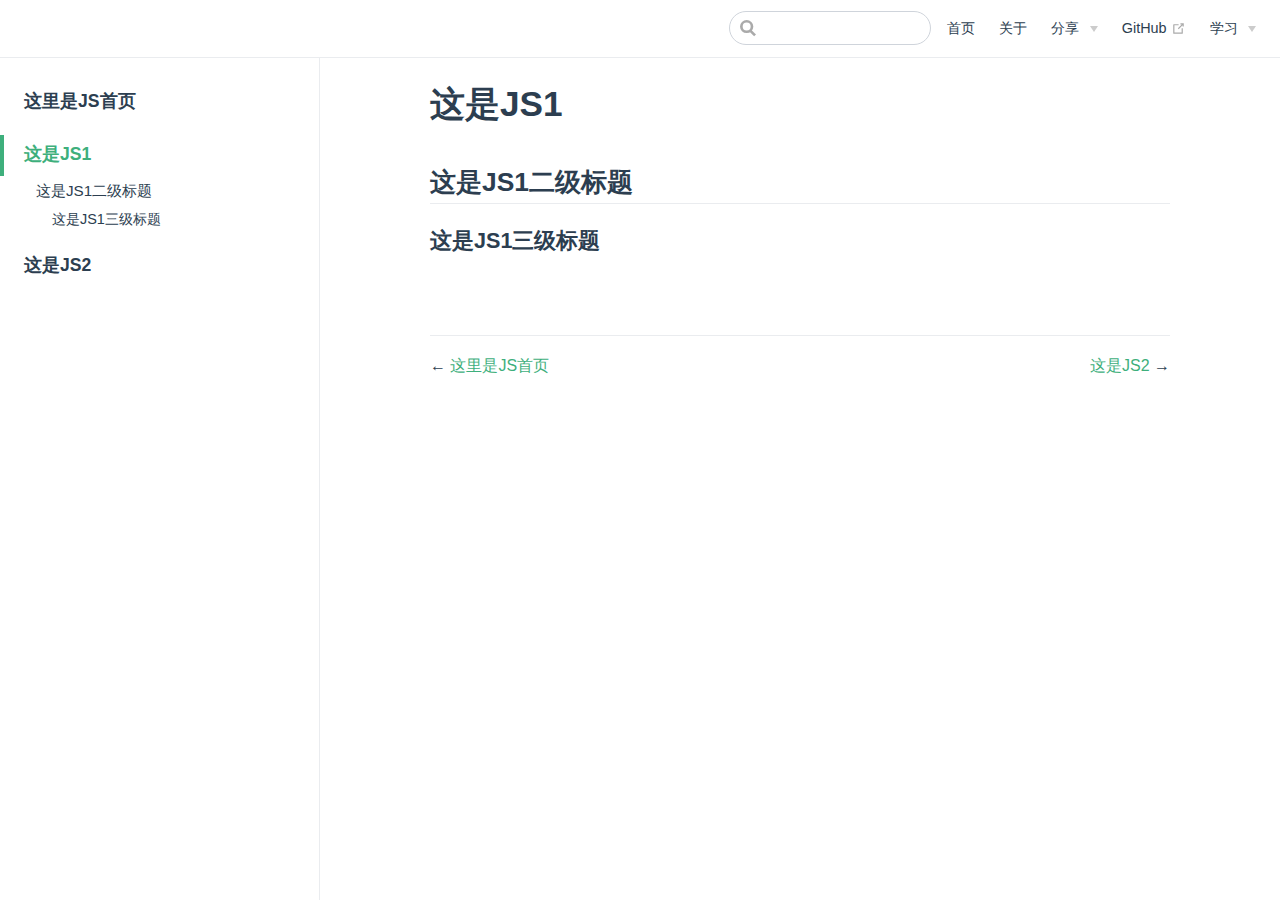
<file: js/js1.html>
<!DOCTYPE html>
<html lang="en-US">
  <head>
    <meta charset="utf-8">
    <meta name="viewport" content="width=device-width,initial-scale=1">
    <title>这是JS1</title>
    <meta name="generator" content="VuePress 1.5.4">
    <link rel="icon" href="/title.ico">
    <meta name="description" content="">
    <link rel="preload" href="/assets/css/0.styles.a5e88227.css" as="style"><link rel="preload" href="/assets/js/app.8ffecde8.js" as="script"><link rel="preload" href="/assets/js/2.f2b6a64f.js" as="script"><link rel="preload" href="/assets/js/13.4b19d4c4.js" as="script"><link rel="prefetch" href="/assets/js/10.9aabbe2e.js"><link rel="prefetch" href="/assets/js/11.86a552c9.js"><link rel="prefetch" href="/assets/js/12.c34fd0d4.js"><link rel="prefetch" href="/assets/js/14.e130d6ac.js"><link rel="prefetch" href="/assets/js/15.749f3e13.js"><link rel="prefetch" href="/assets/js/16.0f55b484.js"><link rel="prefetch" href="/assets/js/3.e3105e3c.js"><link rel="prefetch" href="/assets/js/4.e317784c.js"><link rel="prefetch" href="/assets/js/5.1ecd0d80.js"><link rel="prefetch" href="/assets/js/6.20c8d323.js"><link rel="prefetch" href="/assets/js/7.3654c84e.js"><link rel="prefetch" href="/assets/js/8.16ff0242.js"><link rel="prefetch" href="/assets/js/9.c623137c.js">
    <link rel="stylesheet" href="/assets/css/0.styles.a5e88227.css">
  </head>
  <body>
    <div id="app" data-server-rendered="true"><div class="theme-container"><header class="navbar"><div class="sidebar-button"><svg xmlns="http://www.w3.org/2000/svg" aria-hidden="true" role="img" viewBox="0 0 448 512" class="icon"><path fill="currentColor" d="M436 124H12c-6.627 0-12-5.373-12-12V80c0-6.627 5.373-12 12-12h424c6.627 0 12 5.373 12 12v32c0 6.627-5.373 12-12 12zm0 160H12c-6.627 0-12-5.373-12-12v-32c0-6.627 5.373-12 12-12h424c6.627 0 12 5.373 12 12v32c0 6.627-5.373 12-12 12zm0 160H12c-6.627 0-12-5.373-12-12v-32c0-6.627 5.373-12 12-12h424c6.627 0 12 5.373 12 12v32c0 6.627-5.373 12-12 12z"></path></svg></div> <a href="/" class="home-link router-link-active"></a> <div class="links"><div class="search-box"><input aria-label="Search" autocomplete="off" spellcheck="false" value=""> <!----></div> <nav class="nav-links can-hide"><div class="nav-item"><a href="/" class="nav-link">
  首页
</a></div><div class="nav-item"><a href="/about.html" class="nav-link">
  关于
</a></div><div class="nav-item"><div class="dropdown-wrapper"><button type="button" aria-label="分享" class="dropdown-title"><span class="title">分享</span> <span class="arrow down"></span></button> <button type="button" aria-label="分享" class="mobile-dropdown-title"><span class="title">分享</span> <span class="arrow right"></span></button> <ul class="nav-dropdown" style="display:none;"><li class="dropdown-item"><!----> <a href="/tip/" class="nav-link">
  技术
</a></li><li class="dropdown-item"><!----> <a href="/enjoy/" class="nav-link">
  每日分享
</a></li></ul></div></div><div class="nav-item"><a href="https://github.com/lengnuo/" target="_blank" rel="noopener noreferrer" class="nav-link external">
  GitHub
  <svg xmlns="http://www.w3.org/2000/svg" aria-hidden="true" x="0px" y="0px" viewBox="0 0 100 100" width="15" height="15" class="icon outbound"><path fill="currentColor" d="M18.8,85.1h56l0,0c2.2,0,4-1.8,4-4v-32h-8v28h-48v-48h28v-8h-32l0,0c-2.2,0-4,1.8-4,4v56C14.8,83.3,16.6,85.1,18.8,85.1z"></path> <polygon fill="currentColor" points="45.7,48.7 51.3,54.3 77.2,28.5 77.2,37.2 85.2,37.2 85.2,14.9 62.8,14.9 62.8,22.9 71.5,22.9"></polygon></svg></a></div><div class="nav-item"><div class="dropdown-wrapper"><button type="button" aria-label="学习" class="dropdown-title"><span class="title">学习</span> <span class="arrow down"></span></button> <button type="button" aria-label="学习" class="mobile-dropdown-title"><span class="title">学习</span> <span class="arrow right"></span></button> <ul class="nav-dropdown" style="display:none;"><li class="dropdown-item"><h4>
          前端
        </h4> <ul class="dropdown-subitem-wrapper"><li class="dropdown-subitem"><a href="/js/" class="nav-link router-link-active">
  js
</a></li><li class="dropdown-subitem"><a href="/css/" class="nav-link">
  css
</a></li></ul></li><li class="dropdown-item"><h4>
          后端
        </h4> <ul class="dropdown-subitem-wrapper"><li class="dropdown-subitem"><a href="/php/" class="nav-link">
  php
</a></li><li class="dropdown-subitem"><a href="/java/" class="nav-link">
  java
</a></li></ul></li></ul></div></div> <!----></nav></div></header> <div class="sidebar-mask"></div> <aside class="sidebar"><nav class="nav-links"><div class="nav-item"><a href="/" class="nav-link">
  首页
</a></div><div class="nav-item"><a href="/about.html" class="nav-link">
  关于
</a></div><div class="nav-item"><div class="dropdown-wrapper"><button type="button" aria-label="分享" class="dropdown-title"><span class="title">分享</span> <span class="arrow down"></span></button> <button type="button" aria-label="分享" class="mobile-dropdown-title"><span class="title">分享</span> <span class="arrow right"></span></button> <ul class="nav-dropdown" style="display:none;"><li class="dropdown-item"><!----> <a href="/tip/" class="nav-link">
  技术
</a></li><li class="dropdown-item"><!----> <a href="/enjoy/" class="nav-link">
  每日分享
</a></li></ul></div></div><div class="nav-item"><a href="https://github.com/lengnuo/" target="_blank" rel="noopener noreferrer" class="nav-link external">
  GitHub
  <svg xmlns="http://www.w3.org/2000/svg" aria-hidden="true" x="0px" y="0px" viewBox="0 0 100 100" width="15" height="15" class="icon outbound"><path fill="currentColor" d="M18.8,85.1h56l0,0c2.2,0,4-1.8,4-4v-32h-8v28h-48v-48h28v-8h-32l0,0c-2.2,0-4,1.8-4,4v56C14.8,83.3,16.6,85.1,18.8,85.1z"></path> <polygon fill="currentColor" points="45.7,48.7 51.3,54.3 77.2,28.5 77.2,37.2 85.2,37.2 85.2,14.9 62.8,14.9 62.8,22.9 71.5,22.9"></polygon></svg></a></div><div class="nav-item"><div class="dropdown-wrapper"><button type="button" aria-label="学习" class="dropdown-title"><span class="title">学习</span> <span class="arrow down"></span></button> <button type="button" aria-label="学习" class="mobile-dropdown-title"><span class="title">学习</span> <span class="arrow right"></span></button> <ul class="nav-dropdown" style="display:none;"><li class="dropdown-item"><h4>
          前端
        </h4> <ul class="dropdown-subitem-wrapper"><li class="dropdown-subitem"><a href="/js/" class="nav-link router-link-active">
  js
</a></li><li class="dropdown-subitem"><a href="/css/" class="nav-link">
  css
</a></li></ul></li><li class="dropdown-item"><h4>
          后端
        </h4> <ul class="dropdown-subitem-wrapper"><li class="dropdown-subitem"><a href="/php/" class="nav-link">
  php
</a></li><li class="dropdown-subitem"><a href="/java/" class="nav-link">
  java
</a></li></ul></li></ul></div></div> <!----></nav>  <ul class="sidebar-links"><li><a href="/js/" aria-current="page" class="sidebar-link">这里是JS首页</a></li><li><a href="/js/js1.html" aria-current="page" class="active sidebar-link">这是JS1</a><ul class="sidebar-sub-headers"><li class="sidebar-sub-header"><a href="/js/js1.html#这是js1二级标题" class="sidebar-link">这是JS1二级标题</a><ul class="sidebar-sub-headers"><li class="sidebar-sub-header"><a href="/js/js1.html#这是js1三级标题" class="sidebar-link">这是JS1三级标题</a></li></ul></li></ul></li><li><a href="/js/js2.html" class="sidebar-link">这是JS2</a></li></ul> </aside> <main class="page"> <div class="theme-default-content content__default"><h1 id="这是js1"><a href="#这是js1" class="header-anchor">#</a> 这是JS1</h1> <h2 id="这是js1二级标题"><a href="#这是js1二级标题" class="header-anchor">#</a> 这是JS1二级标题</h2> <h3 id="这是js1三级标题"><a href="#这是js1三级标题" class="header-anchor">#</a> 这是JS1三级标题</h3></div> <footer class="page-edit"><!----> <!----></footer> <div class="page-nav"><p class="inner"><span class="prev">
      ←
      <a href="/js/" class="prev router-link-active">
        这里是JS首页
      </a></span> <span class="next"><a href="/js/js2.html">
        这是JS2
      </a>
      →
    </span></p></div> </main></div><div class="global-ui"></div></div>
    <script src="/assets/js/app.8ffecde8.js" defer></script><script src="/assets/js/2.f2b6a64f.js" defer></script><script src="/assets/js/13.4b19d4c4.js" defer></script>
  </body>
</html>
</file>
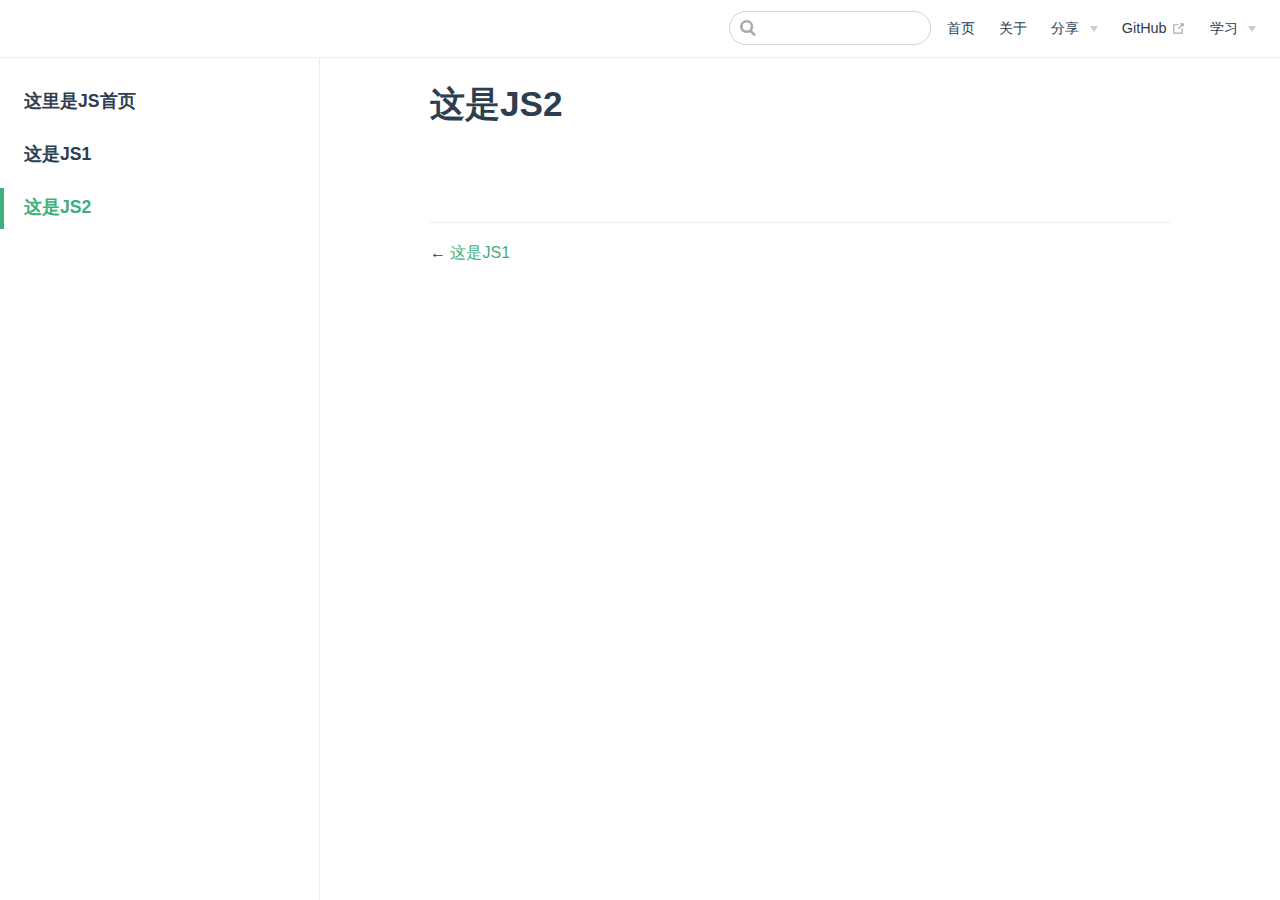
<file: js/js2.html>
<!DOCTYPE html>
<html lang="en-US">
  <head>
    <meta charset="utf-8">
    <meta name="viewport" content="width=device-width,initial-scale=1">
    <title>这是JS2</title>
    <meta name="generator" content="VuePress 1.5.4">
    <link rel="icon" href="/title.ico">
    <meta name="description" content="">
    <link rel="preload" href="/assets/css/0.styles.a5e88227.css" as="style"><link rel="preload" href="/assets/js/app.8ffecde8.js" as="script"><link rel="preload" href="/assets/js/2.f2b6a64f.js" as="script"><link rel="preload" href="/assets/js/14.e130d6ac.js" as="script"><link rel="prefetch" href="/assets/js/10.9aabbe2e.js"><link rel="prefetch" href="/assets/js/11.86a552c9.js"><link rel="prefetch" href="/assets/js/12.c34fd0d4.js"><link rel="prefetch" href="/assets/js/13.4b19d4c4.js"><link rel="prefetch" href="/assets/js/15.749f3e13.js"><link rel="prefetch" href="/assets/js/16.0f55b484.js"><link rel="prefetch" href="/assets/js/3.e3105e3c.js"><link rel="prefetch" href="/assets/js/4.e317784c.js"><link rel="prefetch" href="/assets/js/5.1ecd0d80.js"><link rel="prefetch" href="/assets/js/6.20c8d323.js"><link rel="prefetch" href="/assets/js/7.3654c84e.js"><link rel="prefetch" href="/assets/js/8.16ff0242.js"><link rel="prefetch" href="/assets/js/9.c623137c.js">
    <link rel="stylesheet" href="/assets/css/0.styles.a5e88227.css">
  </head>
  <body>
    <div id="app" data-server-rendered="true"><div class="theme-container"><header class="navbar"><div class="sidebar-button"><svg xmlns="http://www.w3.org/2000/svg" aria-hidden="true" role="img" viewBox="0 0 448 512" class="icon"><path fill="currentColor" d="M436 124H12c-6.627 0-12-5.373-12-12V80c0-6.627 5.373-12 12-12h424c6.627 0 12 5.373 12 12v32c0 6.627-5.373 12-12 12zm0 160H12c-6.627 0-12-5.373-12-12v-32c0-6.627 5.373-12 12-12h424c6.627 0 12 5.373 12 12v32c0 6.627-5.373 12-12 12zm0 160H12c-6.627 0-12-5.373-12-12v-32c0-6.627 5.373-12 12-12h424c6.627 0 12 5.373 12 12v32c0 6.627-5.373 12-12 12z"></path></svg></div> <a href="/" class="home-link router-link-active"></a> <div class="links"><div class="search-box"><input aria-label="Search" autocomplete="off" spellcheck="false" value=""> <!----></div> <nav class="nav-links can-hide"><div class="nav-item"><a href="/" class="nav-link">
  首页
</a></div><div class="nav-item"><a href="/about.html" class="nav-link">
  关于
</a></div><div class="nav-item"><div class="dropdown-wrapper"><button type="button" aria-label="分享" class="dropdown-title"><span class="title">分享</span> <span class="arrow down"></span></button> <button type="button" aria-label="分享" class="mobile-dropdown-title"><span class="title">分享</span> <span class="arrow right"></span></button> <ul class="nav-dropdown" style="display:none;"><li class="dropdown-item"><!----> <a href="/tip/" class="nav-link">
  技术
</a></li><li class="dropdown-item"><!----> <a href="/enjoy/" class="nav-link">
  每日分享
</a></li></ul></div></div><div class="nav-item"><a href="https://github.com/lengnuo/" target="_blank" rel="noopener noreferrer" class="nav-link external">
  GitHub
  <svg xmlns="http://www.w3.org/2000/svg" aria-hidden="true" x="0px" y="0px" viewBox="0 0 100 100" width="15" height="15" class="icon outbound"><path fill="currentColor" d="M18.8,85.1h56l0,0c2.2,0,4-1.8,4-4v-32h-8v28h-48v-48h28v-8h-32l0,0c-2.2,0-4,1.8-4,4v56C14.8,83.3,16.6,85.1,18.8,85.1z"></path> <polygon fill="currentColor" points="45.7,48.7 51.3,54.3 77.2,28.5 77.2,37.2 85.2,37.2 85.2,14.9 62.8,14.9 62.8,22.9 71.5,22.9"></polygon></svg></a></div><div class="nav-item"><div class="dropdown-wrapper"><button type="button" aria-label="学习" class="dropdown-title"><span class="title">学习</span> <span class="arrow down"></span></button> <button type="button" aria-label="学习" class="mobile-dropdown-title"><span class="title">学习</span> <span class="arrow right"></span></button> <ul class="nav-dropdown" style="display:none;"><li class="dropdown-item"><h4>
          前端
        </h4> <ul class="dropdown-subitem-wrapper"><li class="dropdown-subitem"><a href="/js/" class="nav-link router-link-active">
  js
</a></li><li class="dropdown-subitem"><a href="/css/" class="nav-link">
  css
</a></li></ul></li><li class="dropdown-item"><h4>
          后端
        </h4> <ul class="dropdown-subitem-wrapper"><li class="dropdown-subitem"><a href="/php/" class="nav-link">
  php
</a></li><li class="dropdown-subitem"><a href="/java/" class="nav-link">
  java
</a></li></ul></li></ul></div></div> <!----></nav></div></header> <div class="sidebar-mask"></div> <aside class="sidebar"><nav class="nav-links"><div class="nav-item"><a href="/" class="nav-link">
  首页
</a></div><div class="nav-item"><a href="/about.html" class="nav-link">
  关于
</a></div><div class="nav-item"><div class="dropdown-wrapper"><button type="button" aria-label="分享" class="dropdown-title"><span class="title">分享</span> <span class="arrow down"></span></button> <button type="button" aria-label="分享" class="mobile-dropdown-title"><span class="title">分享</span> <span class="arrow right"></span></button> <ul class="nav-dropdown" style="display:none;"><li class="dropdown-item"><!----> <a href="/tip/" class="nav-link">
  技术
</a></li><li class="dropdown-item"><!----> <a href="/enjoy/" class="nav-link">
  每日分享
</a></li></ul></div></div><div class="nav-item"><a href="https://github.com/lengnuo/" target="_blank" rel="noopener noreferrer" class="nav-link external">
  GitHub
  <svg xmlns="http://www.w3.org/2000/svg" aria-hidden="true" x="0px" y="0px" viewBox="0 0 100 100" width="15" height="15" class="icon outbound"><path fill="currentColor" d="M18.8,85.1h56l0,0c2.2,0,4-1.8,4-4v-32h-8v28h-48v-48h28v-8h-32l0,0c-2.2,0-4,1.8-4,4v56C14.8,83.3,16.6,85.1,18.8,85.1z"></path> <polygon fill="currentColor" points="45.7,48.7 51.3,54.3 77.2,28.5 77.2,37.2 85.2,37.2 85.2,14.9 62.8,14.9 62.8,22.9 71.5,22.9"></polygon></svg></a></div><div class="nav-item"><div class="dropdown-wrapper"><button type="button" aria-label="学习" class="dropdown-title"><span class="title">学习</span> <span class="arrow down"></span></button> <button type="button" aria-label="学习" class="mobile-dropdown-title"><span class="title">学习</span> <span class="arrow right"></span></button> <ul class="nav-dropdown" style="display:none;"><li class="dropdown-item"><h4>
          前端
        </h4> <ul class="dropdown-subitem-wrapper"><li class="dropdown-subitem"><a href="/js/" class="nav-link router-link-active">
  js
</a></li><li class="dropdown-subitem"><a href="/css/" class="nav-link">
  css
</a></li></ul></li><li class="dropdown-item"><h4>
          后端
        </h4> <ul class="dropdown-subitem-wrapper"><li class="dropdown-subitem"><a href="/php/" class="nav-link">
  php
</a></li><li class="dropdown-subitem"><a href="/java/" class="nav-link">
  java
</a></li></ul></li></ul></div></div> <!----></nav>  <ul class="sidebar-links"><li><a href="/js/" aria-current="page" class="sidebar-link">这里是JS首页</a></li><li><a href="/js/js1.html" class="sidebar-link">这是JS1</a></li><li><a href="/js/js2.html" aria-current="page" class="active sidebar-link">这是JS2</a></li></ul> </aside> <main class="page"> <div class="theme-default-content content__default"><h1 id="这是js2"><a href="#这是js2" class="header-anchor">#</a> 这是JS2</h1></div> <footer class="page-edit"><!----> <!----></footer> <div class="page-nav"><p class="inner"><span class="prev">
      ←
      <a href="/js/js1.html" class="prev">
        这是JS1
      </a></span> <!----></p></div> </main></div><div class="global-ui"></div></div>
    <script src="/assets/js/app.8ffecde8.js" defer></script><script src="/assets/js/2.f2b6a64f.js" defer></script><script src="/assets/js/14.e130d6ac.js" defer></script>
  </body>
</html>
</file>
<file: assets/css/0.styles.a5e88227.css>
code[class*=language-],pre[class*=language-]{color:#ccc;background:none;font-family:Consolas,Monaco,Andale Mono,Ubuntu Mono,monospace;font-size:1em;text-align:left;white-space:pre;word-spacing:normal;word-break:normal;word-wrap:normal;line-height:1.5;-moz-tab-size:4;-o-tab-size:4;tab-size:4;-webkit-hyphens:none;-ms-hyphens:none;hyphens:none}pre[class*=language-]{padding:1em;margin:.5em 0;overflow:auto}:not(pre)>code[class*=language-],pre[class*=language-]{background:#2d2d2d}:not(pre)>code[class*=language-]{padding:.1em;border-radius:.3em;white-space:normal}.token.block-comment,.token.cdata,.token.comment,.token.doctype,.token.prolog{color:#999}.token.punctuation{color:#ccc}.token.attr-name,.token.deleted,.token.namespace,.token.tag{color:#e2777a}.token.function-name{color:#6196cc}.token.boolean,.token.function,.token.number{color:#f08d49}.token.class-name,.token.constant,.token.property,.token.symbol{color:#f8c555}.token.atrule,.token.builtin,.token.important,.token.keyword,.token.selector{color:#cc99cd}.token.attr-value,.token.char,.token.regex,.token.string,.token.variable{color:#7ec699}.token.entity,.token.operator,.token.url{color:#67cdcc}.token.bold,.token.important{font-weight:700}.token.italic{font-style:italic}.token.entity{cursor:help}.token.inserted{color:green}.theme-default-content code{color:#476582;padding:.25rem .5rem;margin:0;font-size:.85em;background-color:rgba(27,31,35,.05);border-radius:3px}.theme-default-content code .token.deleted{color:#ec5975}.theme-default-content code .token.inserted{color:#3eaf7c}.theme-default-content pre,.theme-default-content pre[class*=language-]{line-height:1.4;padding:1.25rem 1.5rem;margin:.85rem 0;background-color:#282c34;border-radius:6px;overflow:auto}.theme-default-content pre[class*=language-] code,.theme-default-content pre code{color:#fff;padding:0;background-color:transparent;border-radius:0}div[class*=language-]{position:relative;background-color:#282c34;border-radius:6px}div[class*=language-] .highlight-lines{-webkit-user-select:none;-ms-user-select:none;user-select:none;padding-top:1.3rem;position:absolute;top:0;left:0;width:100%;line-height:1.4}div[class*=language-] .highlight-lines .highlighted{background-color:rgba(0,0,0,.66)}div[class*=language-] pre,div[class*=language-] pre[class*=language-]{background:transparent;position:relative;z-index:1}div[class*=language-]:before{position:absolute;z-index:3;top:.8em;right:1em;font-size:.75rem;color:hsla(0,0%,100%,.4)}div[class*=language-]:not(.line-numbers-mode) .line-numbers-wrapper{display:none}div[class*=language-].line-numbers-mode .highlight-lines .highlighted{position:relative}div[class*=language-].line-numbers-mode .highlight-lines .highlighted:before{content:" ";position:absolute;z-index:3;left:0;top:0;display:block;width:3.5rem;height:100%;background-color:rgba(0,0,0,.66)}div[class*=language-].line-numbers-mode pre{padding-left:4.5rem;vertical-align:middle}div[class*=language-].line-numbers-mode .line-numbers-wrapper{position:absolute;top:0;width:3.5rem;text-align:center;color:hsla(0,0%,100%,.3);padding:1.25rem 0;line-height:1.4}div[class*=language-].line-numbers-mode .line-numbers-wrapper br{-webkit-user-select:none;-ms-user-select:none;user-select:none}div[class*=language-].line-numbers-mode .line-numbers-wrapper .line-number{position:relative;z-index:4;-webkit-user-select:none;-ms-user-select:none;user-select:none;font-size:.85em}div[class*=language-].line-numbers-mode:after{content:"";position:absolute;z-index:2;top:0;left:0;width:3.5rem;height:100%;border-radius:6px 0 0 6px;border-right:1px solid rgba(0,0,0,.66);background-color:#282c34}div[class~=language-js]:before{content:"js"}div[class~=language-ts]:before{content:"ts"}div[class~=language-html]:before{content:"html"}div[class~=language-md]:before{content:"md"}div[class~=language-vue]:before{content:"vue"}div[class~=language-css]:before{content:"css"}div[class~=language-sass]:before{content:"sass"}div[class~=language-scss]:before{content:"scss"}div[class~=language-less]:before{content:"less"}div[class~=language-stylus]:before{content:"stylus"}div[class~=language-go]:before{content:"go"}div[class~=language-java]:before{content:"java"}div[class~=language-c]:before{content:"c"}div[class~=language-sh]:before{content:"sh"}div[class~=language-yaml]:before{content:"yaml"}div[class~=language-py]:before{content:"py"}div[class~=language-docker]:before{content:"docker"}div[class~=language-dockerfile]:before{content:"dockerfile"}div[class~=language-makefile]:before{content:"makefile"}div[class~=language-javascript]:before{content:"js"}div[class~=language-typescript]:before{content:"ts"}div[class~=language-markup]:before{content:"html"}div[class~=language-markdown]:before{content:"md"}div[class~=language-json]:before{content:"json"}div[class~=language-ruby]:before{content:"rb"}div[class~=language-python]:before{content:"py"}div[class~=language-bash]:before{content:"sh"}div[class~=language-php]:before{content:"php"}.custom-block .custom-block-title{font-weight:600;margin-bottom:-.4rem}.custom-block.danger,.custom-block.tip,.custom-block.warning{padding:.1rem 1.5rem;border-left-width:.5rem;border-left-style:solid;margin:1rem 0}.custom-block.tip{background-color:#f3f5f7;border-color:#42b983}.custom-block.warning{background-color:rgba(255,229,100,.3);border-color:#e7c000;color:#6b5900}.custom-block.warning .custom-block-title{color:#b29400}.custom-block.warning a{color:#2c3e50}.custom-block.danger{background-color:#ffe6e6;border-color:#c00;color:#4d0000}.custom-block.danger .custom-block-title{color:#900}.custom-block.danger a{color:#2c3e50}.custom-block.details{display:block;position:relative;border-radius:2px;margin:1.6em 0;padding:1.6em;background-color:#eee}.custom-block.details h4{margin-top:0}.custom-block.details figure:last-child,.custom-block.details p:last-child{margin-bottom:0;padding-bottom:0}.custom-block.details summary{outline:none;cursor:pointer}.arrow{display:inline-block;width:0;height:0}.arrow.up{border-bottom:6px solid #ccc}.arrow.down,.arrow.up{border-left:4px solid transparent;border-right:4px solid transparent}.arrow.down{border-top:6px solid #ccc}.arrow.right{border-left:6px solid #ccc}.arrow.left,.arrow.right{border-top:4px solid transparent;border-bottom:4px solid transparent}.arrow.left{border-right:6px solid #ccc}.theme-default-content:not(.custom){max-width:740px;margin:0 auto;padding:2rem 2.5rem}@media (max-width:959px){.theme-default-content:not(.custom){padding:2rem}}@media (max-width:419px){.theme-default-content:not(.custom){padding:1.5rem}}.table-of-contents .badge{vertical-align:middle}body,html{padding:0;margin:0;background-color:#fff}body{font-family:-apple-system,BlinkMacSystemFont,Segoe UI,Roboto,Oxygen,Ubuntu,Cantarell,Fira Sans,Droid Sans,Helvetica Neue,sans-serif;-webkit-font-smoothing:antialiased;-moz-osx-font-smoothing:grayscale;font-size:16px;color:#2c3e50}.page{padding-left:20rem}.navbar{z-index:20;right:0;height:3.6rem;background-color:#fff;box-sizing:border-box;border-bottom:1px solid #eaecef}.navbar,.sidebar-mask{position:fixed;top:0;left:0}.sidebar-mask{z-index:9;width:100vw;height:100vh;display:none}.sidebar{font-size:16px;background-color:#fff;width:20rem;position:fixed;z-index:10;margin:0;top:3.6rem;left:0;bottom:0;box-sizing:border-box;border-right:1px solid #eaecef;overflow-y:auto}.theme-default-content:not(.custom)>:first-child{margin-top:3.6rem}.theme-default-content:not(.custom) a:hover{text-decoration:underline}.theme-default-content:not(.custom) p.demo{padding:1rem 1.5rem;border:1px solid #ddd;border-radius:4px}.theme-default-content:not(.custom) img{max-width:100%}.theme-default-content.custom{padding:0;margin:0}.theme-default-content.custom img{max-width:100%}a{font-weight:500;text-decoration:none}a,p a code{color:#3eaf7c}p a code{font-weight:400}kbd{background:#eee;border:.15rem solid #ddd;border-bottom:.25rem solid #ddd;border-radius:.15rem;padding:0 .15em}blockquote{font-size:1rem;color:#999;border-left:.2rem solid #dfe2e5;margin:1rem 0;padding:.25rem 0 .25rem 1rem}blockquote>p{margin:0}ol,ul{padding-left:1.2em}strong{font-weight:600}h1,h2,h3,h4,h5,h6{font-weight:600;line-height:1.25}.theme-default-content:not(.custom)>h1,.theme-default-content:not(.custom)>h2,.theme-default-content:not(.custom)>h3,.theme-default-content:not(.custom)>h4,.theme-default-content:not(.custom)>h5,.theme-default-content:not(.custom)>h6{margin-top:-3.1rem;padding-top:4.6rem;margin-bottom:0}.theme-default-content:not(.custom)>h1:first-child,.theme-default-content:not(.custom)>h2:first-child,.theme-default-content:not(.custom)>h3:first-child,.theme-default-content:not(.custom)>h4:first-child,.theme-default-content:not(.custom)>h5:first-child,.theme-default-content:not(.custom)>h6:first-child{margin-top:-1.5rem;margin-bottom:1rem}.theme-default-content:not(.custom)>h1:first-child+.custom-block,.theme-default-content:not(.custom)>h1:first-child+p,.theme-default-content:not(.custom)>h1:first-child+pre,.theme-default-content:not(.custom)>h2:first-child+.custom-block,.theme-default-content:not(.custom)>h2:first-child+p,.theme-default-content:not(.custom)>h2:first-child+pre,.theme-default-content:not(.custom)>h3:first-child+.custom-block,.theme-default-content:not(.custom)>h3:first-child+p,.theme-default-content:not(.custom)>h3:first-child+pre,.theme-default-content:not(.custom)>h4:first-child+.custom-block,.theme-default-content:not(.custom)>h4:first-child+p,.theme-default-content:not(.custom)>h4:first-child+pre,.theme-default-content:not(.custom)>h5:first-child+.custom-block,.theme-default-content:not(.custom)>h5:first-child+p,.theme-default-content:not(.custom)>h5:first-child+pre,.theme-default-content:not(.custom)>h6:first-child+.custom-block,.theme-default-content:not(.custom)>h6:first-child+p,.theme-default-content:not(.custom)>h6:first-child+pre{margin-top:2rem}h1:hover .header-anchor,h2:hover .header-anchor,h3:hover .header-anchor,h4:hover .header-anchor,h5:hover .header-anchor,h6:hover .header-anchor{opacity:1}h1{font-size:2.2rem}h2{font-size:1.65rem;padding-bottom:.3rem;border-bottom:1px solid #eaecef}h3{font-size:1.35rem}a.header-anchor{font-size:.85em;float:left;margin-left:-.87em;padding-right:.23em;margin-top:.125em;opacity:0}a.header-anchor:hover{text-decoration:none}.line-number,code,kbd{font-family:source-code-pro,Menlo,Monaco,Consolas,Courier New,monospace}ol,p,ul{line-height:1.7}hr{border:0;border-top:1px solid #eaecef}table{border-collapse:collapse;margin:1rem 0;display:block;overflow-x:auto}tr{border-top:1px solid #dfe2e5}tr:nth-child(2n){background-color:#f6f8fa}td,th{border:1px solid #dfe2e5;padding:.6em 1em}.theme-container.sidebar-open .sidebar-mask{display:block}.theme-container.no-navbar .theme-default-content:not(.custom)>h1,.theme-container.no-navbar h2,.theme-container.no-navbar h3,.theme-container.no-navbar h4,.theme-container.no-navbar h5,.theme-container.no-navbar h6{margin-top:1.5rem;padding-top:0}.theme-container.no-navbar .sidebar{top:0}@media (min-width:720px){.theme-container.no-sidebar .sidebar{display:none}.theme-container.no-sidebar .page{padding-left:0}}@media (max-width:959px){.sidebar{font-size:15px;width:16.4rem}.page{padding-left:16.4rem}}@media (max-width:719px){.sidebar{top:0;padding-top:3.6rem;transform:translateX(-100%);transition:transform .2s ease}.page{padding-left:0}.theme-container.sidebar-open .sidebar{transform:translateX(0)}.theme-container.no-navbar .sidebar{padding-top:0}}@media (max-width:419px){h1{font-size:1.9rem}.theme-default-content div[class*=language-]{margin:.85rem -1.5rem;border-radius:0}}#nprogress{pointer-events:none}#nprogress .bar{background:#3eaf7c;position:fixed;z-index:1031;top:0;left:0;width:100%;height:2px}#nprogress .peg{display:block;position:absolute;right:0;width:100px;height:100%;box-shadow:0 0 10px #3eaf7c,0 0 5px #3eaf7c;opacity:1;transform:rotate(3deg) translateY(-4px)}#nprogress .spinner{display:block;position:fixed;z-index:1031;top:15px;right:15px}#nprogress .spinner-icon{width:18px;height:18px;box-sizing:border-box;border-color:#3eaf7c transparent transparent #3eaf7c;border-style:solid;border-width:2px;border-radius:50%;-webkit-animation:nprogress-spinner .4s linear infinite;animation:nprogress-spinner .4s linear infinite}.nprogress-custom-parent{overflow:hidden;position:relative}.nprogress-custom-parent #nprogress .bar,.nprogress-custom-parent #nprogress .spinner{position:absolute}@-webkit-keyframes nprogress-spinner{0%{transform:rotate(0deg)}to{transform:rotate(1turn)}}@keyframes nprogress-spinner{0%{transform:rotate(0deg)}to{transform:rotate(1turn)}}.icon.outbound{color:#aaa;display:inline-block;vertical-align:middle;position:relative;top:-1px}.home{padding:3.6rem 2rem 0;max-width:960px;margin:0 auto;display:block}.home .hero{text-align:center}.home .hero img{max-width:100%;max-height:280px;display:block;margin:3rem auto 1.5rem}.home .hero h1{font-size:3rem}.home .hero .action,.home .hero .description,.home .hero h1{margin:1.8rem auto}.home .hero .description{max-width:35rem;font-size:1.6rem;line-height:1.3;color:#6a8bad}.home .hero .action-button{display:inline-block;font-size:1.2rem;color:#fff;background-color:#3eaf7c;padding:.8rem 1.6rem;border-radius:4px;transition:background-color .1s ease;box-sizing:border-box;border-bottom:1px solid #389d70}.home .hero .action-button:hover{background-color:#4abf8a}.home .features{border-top:1px solid #eaecef;padding:1.2rem 0;margin-top:2.5rem;display:flex;flex-wrap:wrap;align-items:flex-start;align-content:stretch;justify-content:space-between}.home .feature{flex-grow:1;flex-basis:30%;max-width:30%}.home .feature h2{font-size:1.4rem;font-weight:500;border-bottom:none;padding-bottom:0;color:#3a5169}.home .feature p{color:#4e6e8e}.home .footer{padding:2.5rem;border-top:1px solid #eaecef;text-align:center;color:#4e6e8e}@media (max-width:719px){.home .features{flex-direction:column}.home .feature{max-width:100%;padding:0 2.5rem}}@media (max-width:419px){.home{padding-left:1.5rem;padding-right:1.5rem}.home .hero img{max-height:210px;margin:2rem auto 1.2rem}.home .hero h1{font-size:2rem}.home .hero .action,.home .hero .description,.home .hero h1{margin:1.2rem auto}.home .hero .description{font-size:1.2rem}.home .hero .action-button{font-size:1rem;padding:.6rem 1.2rem}.home .feature h2{font-size:1.25rem}}.search-box{display:inline-block;position:relative;margin-right:1rem}.search-box input{cursor:text;width:10rem;height:2rem;color:#4e6e8e;display:inline-block;border:1px solid #cfd4db;border-radius:2rem;font-size:.9rem;line-height:2rem;padding:0 .5rem 0 2rem;outline:none;transition:all .2s ease;background:#fff url(/assets/img/search.83621669.svg) .6rem .5rem no-repeat;background-size:1rem}.search-box input:focus{cursor:auto;border-color:#3eaf7c}.search-box .suggestions{background:#fff;width:20rem;position:absolute;top:2rem;border:1px solid #cfd4db;border-radius:6px;padding:.4rem;list-style-type:none}.search-box .suggestions.align-right{right:0}.search-box .suggestion{line-height:1.4;padding:.4rem .6rem;border-radius:4px;cursor:pointer}.search-box .suggestion a{white-space:normal;color:#5d82a6}.search-box .suggestion a .page-title{font-weight:600}.search-box .suggestion a .header{font-size:.9em;margin-left:.25em}.search-box .suggestion.focused{background-color:#f3f4f5}.search-box .suggestion.focused a{color:#3eaf7c}@media (max-width:959px){.search-box input{cursor:pointer;width:0;border-color:transparent;position:relative}.search-box input:focus{cursor:text;left:0;width:10rem}}@media (-ms-high-contrast:none){.search-box input{height:2rem}}@media (max-width:959px) and (min-width:719px){.search-box .suggestions{left:0}}@media (max-width:719px){.search-box{margin-right:0}.search-box input{left:1rem}.search-box .suggestions{right:0}}@media (max-width:419px){.search-box .suggestions{width:calc(100vw - 4rem)}.search-box input:focus{width:8rem}}.sidebar-button{cursor:pointer;display:none;width:1.25rem;height:1.25rem;position:absolute;padding:.6rem;top:.6rem;left:1rem}.sidebar-button .icon{display:block;width:1.25rem;height:1.25rem}@media (max-width:719px){.sidebar-button{display:block}}.dropdown-enter,.dropdown-leave-to{height:0!important}.dropdown-wrapper{cursor:pointer}.dropdown-wrapper .dropdown-title,.dropdown-wrapper .mobile-dropdown-title{display:block;font-size:.9rem;font-family:inherit;cursor:inherit;padding:inherit;line-height:1.4rem;background:transparent;border:none;font-weight:500;color:#2c3e50}.dropdown-wrapper .dropdown-title:hover,.dropdown-wrapper .mobile-dropdown-title:hover{border-color:transparent}.dropdown-wrapper .dropdown-title .arrow,.dropdown-wrapper .mobile-dropdown-title .arrow{vertical-align:middle;margin-top:-1px;margin-left:.4rem}.dropdown-wrapper .mobile-dropdown-title{display:none;font-weight:600}.dropdown-wrapper .mobile-dropdown-title font-size inherit:hover{color:#3eaf7c}.dropdown-wrapper .nav-dropdown .dropdown-item{color:inherit;line-height:1.7rem}.dropdown-wrapper .nav-dropdown .dropdown-item h4{margin:.45rem 0 0;border-top:1px solid #eee;padding:1rem 1.5rem .45rem 1.25rem}.dropdown-wrapper .nav-dropdown .dropdown-item .dropdown-subitem-wrapper{padding:0;list-style:none}.dropdown-wrapper .nav-dropdown .dropdown-item .dropdown-subitem-wrapper .dropdown-subitem{font-size:.9em}.dropdown-wrapper .nav-dropdown .dropdown-item a{display:block;line-height:1.7rem;position:relative;border-bottom:none;font-weight:400;margin-bottom:0;padding:0 1.5rem 0 1.25rem}.dropdown-wrapper .nav-dropdown .dropdown-item a.router-link-active,.dropdown-wrapper .nav-dropdown .dropdown-item a:hover{color:#3eaf7c}.dropdown-wrapper .nav-dropdown .dropdown-item a.router-link-active:after{content:"";width:0;height:0;border-left:5px solid #3eaf7c;border-top:3px solid transparent;border-bottom:3px solid transparent;position:absolute;top:calc(50% - 2px);left:9px}.dropdown-wrapper .nav-dropdown .dropdown-item:first-child h4{margin-top:0;padding-top:0;border-top:0}@media (max-width:719px){.dropdown-wrapper.open .dropdown-title{margin-bottom:.5rem}.dropdown-wrapper .dropdown-title{display:none}.dropdown-wrapper .mobile-dropdown-title{display:block}.dropdown-wrapper .nav-dropdown{transition:height .1s ease-out;overflow:hidden}.dropdown-wrapper .nav-dropdown .dropdown-item h4{border-top:0;margin-top:0;padding-top:0}.dropdown-wrapper .nav-dropdown .dropdown-item>a,.dropdown-wrapper .nav-dropdown .dropdown-item h4{font-size:15px;line-height:2rem}.dropdown-wrapper .nav-dropdown .dropdown-item .dropdown-subitem{font-size:14px;padding-left:1rem}}@media (min-width:719px){.dropdown-wrapper{height:1.8rem}.dropdown-wrapper.open .nav-dropdown,.dropdown-wrapper:hover .nav-dropdown{display:block!important}.dropdown-wrapper.open:blur{display:none}.dropdown-wrapper .nav-dropdown{display:none;height:auto!important;box-sizing:border-box;max-height:calc(100vh - 2.7rem);overflow-y:auto;position:absolute;top:100%;right:0;background-color:#fff;padding:.6rem 0;border:1px solid;border-color:#ddd #ddd #ccc;text-align:left;border-radius:.25rem;white-space:nowrap;margin:0}}.nav-links{display:inline-block}.nav-links a{line-height:1.4rem;color:inherit}.nav-links a.router-link-active,.nav-links a:hover{color:#3eaf7c}.nav-links .nav-item{position:relative;display:inline-block;margin-left:1.5rem;line-height:2rem}.nav-links .nav-item:first-child{margin-left:0}.nav-links .repo-link{margin-left:1.5rem}@media (max-width:719px){.nav-links .nav-item,.nav-links .repo-link{margin-left:0}}@media (min-width:719px){.nav-links a.router-link-active,.nav-links a:hover{color:#2c3e50}.nav-item>a:not(.external).router-link-active,.nav-item>a:not(.external):hover{margin-bottom:-2px;border-bottom:2px solid #46bd87}}.navbar{padding:.7rem 1.5rem;line-height:2.2rem}.navbar a,.navbar img,.navbar span{display:inline-block}.navbar .logo{height:2.2rem;min-width:2.2rem;margin-right:.8rem;vertical-align:top}.navbar .site-name{font-size:1.3rem;font-weight:600;color:#2c3e50;position:relative}.navbar .links{padding-left:1.5rem;box-sizing:border-box;background-color:#fff;white-space:nowrap;font-size:.9rem;position:absolute;right:1.5rem;top:.7rem;display:flex}.navbar .links .search-box{flex:0 0 auto;vertical-align:top}@media (max-width:719px){.navbar{padding-left:4rem}.navbar .can-hide{display:none}.navbar .links{padding-left:1.5rem}.navbar .site-name{width:calc(100vw - 9.4rem);overflow:hidden;white-space:nowrap;text-overflow:ellipsis}}.page-edit{max-width:740px;margin:0 auto;padding:2rem 2.5rem}@media (max-width:959px){.page-edit{padding:2rem}}@media (max-width:419px){.page-edit{padding:1.5rem}}.page-edit{padding-top:1rem;padding-bottom:1rem;overflow:auto}.page-edit .edit-link{display:inline-block}.page-edit .edit-link a{color:#4e6e8e;margin-right:.25rem}.page-edit .last-updated{float:right;font-size:.9em}.page-edit .last-updated .prefix{font-weight:500;color:#4e6e8e}.page-edit .last-updated .time{font-weight:400;color:#767676}@media (max-width:719px){.page-edit .edit-link{margin-bottom:.5rem}.page-edit .last-updated{font-size:.8em;float:none;text-align:left}}.page-nav{max-width:740px;margin:0 auto;padding:2rem 2.5rem}@media (max-width:959px){.page-nav{padding:2rem}}@media (max-width:419px){.page-nav{padding:1.5rem}}.page-nav{padding-top:1rem;padding-bottom:0}.page-nav .inner{min-height:2rem;margin-top:0;border-top:1px solid #eaecef;padding-top:1rem;overflow:auto}.page-nav .next{float:right}.page{padding-bottom:2rem;display:block}.sidebar-group .sidebar-group{padding-left:.5em}.sidebar-group:not(.collapsable) .sidebar-heading:not(.clickable){cursor:auto;color:inherit}.sidebar-group.is-sub-group{padding-left:0}.sidebar-group.is-sub-group>.sidebar-heading{font-size:.95em;line-height:1.4;font-weight:400;padding-left:2rem}.sidebar-group.is-sub-group>.sidebar-heading:not(.clickable){opacity:.5}.sidebar-group.is-sub-group>.sidebar-group-items{padding-left:1rem}.sidebar-group.is-sub-group>.sidebar-group-items>li>.sidebar-link{font-size:.95em;border-left:none}.sidebar-group.depth-2>.sidebar-heading{border-left:none}.sidebar-heading{color:#2c3e50;transition:color .15s ease;cursor:pointer;font-size:1.1em;font-weight:700;padding:.35rem 1.5rem .35rem 1.25rem;width:100%;box-sizing:border-box;margin:0;border-left:.25rem solid transparent}.sidebar-heading.open,.sidebar-heading:hover{color:inherit}.sidebar-heading .arrow{position:relative;top:-.12em;left:.5em}.sidebar-heading.clickable.active{font-weight:600;color:#3eaf7c;border-left-color:#3eaf7c}.sidebar-heading.clickable:hover{color:#3eaf7c}.sidebar-group-items{transition:height .1s ease-out;font-size:.95em;overflow:hidden}.sidebar .sidebar-sub-headers{padding-left:1rem;font-size:.95em}a.sidebar-link{font-size:1em;font-weight:400;display:inline-block;color:#2c3e50;border-left:.25rem solid transparent;padding:.35rem 1rem .35rem 1.25rem;line-height:1.4;width:100%;box-sizing:border-box}a.sidebar-link:hover{color:#3eaf7c}a.sidebar-link.active{font-weight:600;color:#3eaf7c;border-left-color:#3eaf7c}.sidebar-group a.sidebar-link{padding-left:2rem}.sidebar-sub-headers a.sidebar-link{padding-top:.25rem;padding-bottom:.25rem;border-left:none}.sidebar-sub-headers a.sidebar-link.active{font-weight:500}.sidebar ul{padding:0;margin:0;list-style-type:none}.sidebar a{display:inline-block}.sidebar .nav-links{display:none;border-bottom:1px solid #eaecef;padding:.5rem 0 .75rem}.sidebar .nav-links a{font-weight:600}.sidebar .nav-links .nav-item,.sidebar .nav-links .repo-link{display:block;line-height:1.25rem;font-size:1.1em;padding:.5rem 0 .5rem 1.5rem}.sidebar>.sidebar-links{padding:1.5rem 0}.sidebar>.sidebar-links>li>a.sidebar-link{font-size:1.1em;line-height:1.7;font-weight:700}.sidebar>.sidebar-links>li:not(:first-child){margin-top:.75rem}@media (max-width:719px){.sidebar .nav-links{display:block}.sidebar .nav-links .dropdown-wrapper .nav-dropdown .dropdown-item a.router-link-active:after{top:calc(1rem - 2px)}.sidebar>.sidebar-links{padding:1rem 0}}.badge[data-v-d32eadee]{display:inline-block;font-size:14px;height:18px;line-height:18px;border-radius:3px;padding:0 6px;color:#fff}.badge.green[data-v-d32eadee],.badge.tip[data-v-d32eadee],.badge[data-v-d32eadee]{background-color:#42b983}.badge.error[data-v-d32eadee]{background-color:#da5961}.badge.warn[data-v-d32eadee],.badge.warning[data-v-d32eadee],.badge.yellow[data-v-d32eadee]{background-color:#e7c000}.badge+.badge[data-v-d32eadee]{margin-left:5px}
</file>
